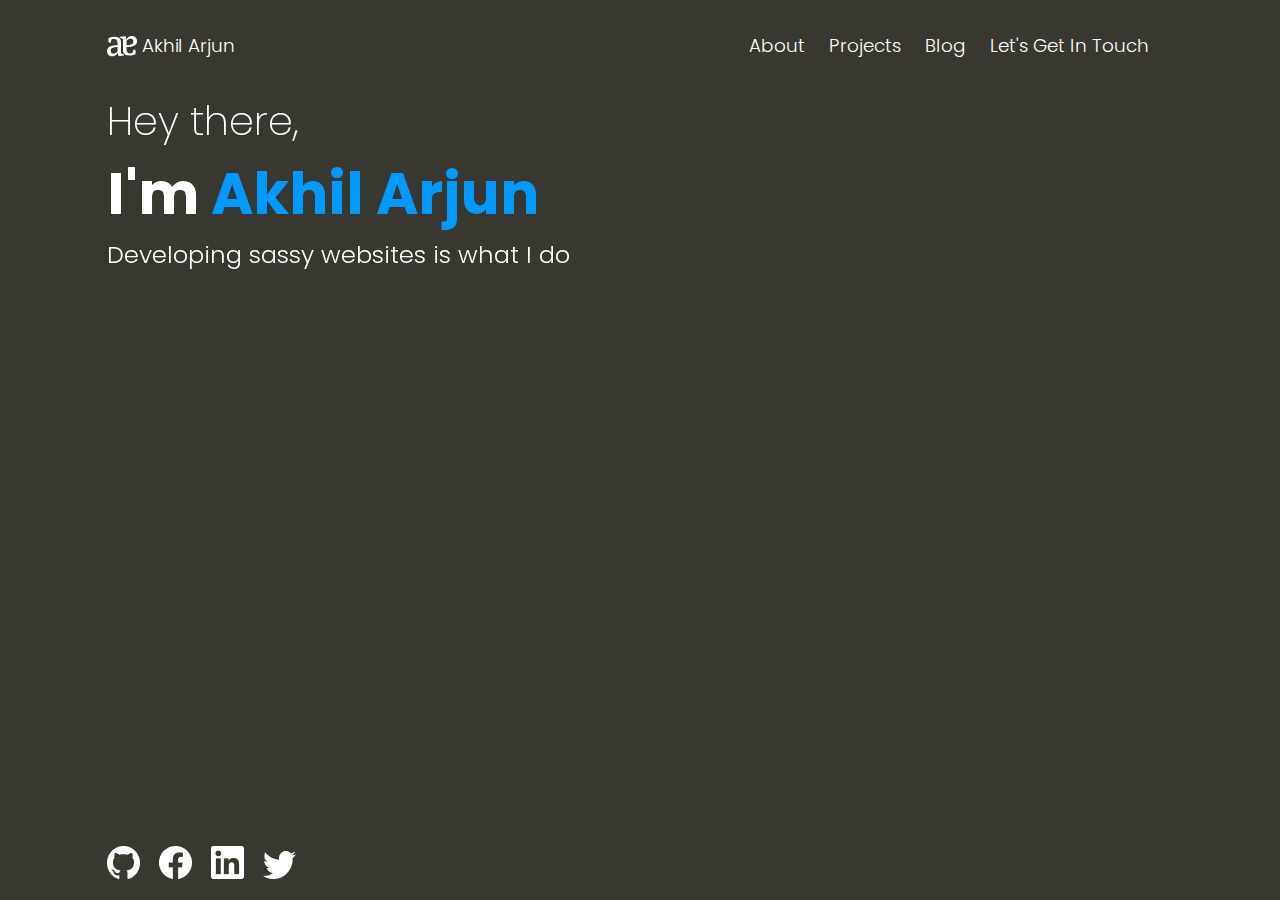
<file: new/index.html>
<!DOCTYPE html>
<html lang="en">
<head>
    <meta charset="UTF-8">
    <meta name="viewport" content="width=device-width, initial-scale=1.0">
    <title>Akhil Arjun</title>
    <link href="https://fonts.googleapis.com/css2?family=Poppins:wght@200;400;700&display=swap" rel="stylesheet">
    <link rel="stylesheet" href="./assets/css/styles.css">
</head>
<body>
    <section>
        <nav>
            <div class="logo">
                <img src="./assets/img/logo.png" alt="logo-akhil-arjun">
                Akhil Arjun
            </div>
            <ul>
                <li><a href="javascript:void(0)" onclick="goToPage('about')">About</a></li>
                <li><a href="javascript:void(0)" onclick="goToPage('projects')">Projects</a></li>
                <li><a href="https://dev.to/akhilarjun" target="_blank">Blog</a></li>
                <li><a href="javascript:void(0)" onclick="goToPage('getInTouch')">Let's Get In Touch</a></li>
            </ul>
        </nav>
        <div class="main">
            <div class="content" id="homecontent">
                <div class="salute">Hey there,</div>
                <div class="intro">I'm <span class="blue">Akhil Arjun</span></div>
                <div class="tag-line">Developing sassy websites is what I do</div>
            </div>
            <!-- <div class="content" id="aboutcontent">
                <div class="salute">Hey there,</div>
                <div class="intro">I'm <span class="blue">Akhil Arjun</span></div>
                <div class="tag-line">Developing sassy websites is what I do</div>
            </div> -->
        </div>
        <footer>
            <div class="social-branding">
                <a href="https://www.github.com/akhilarjun/" target="_blank" rel="noopener noreferrer"><img src="./assets/img/github.png" alt="github"></a>
                <a href="https://www.facebook.com/akhilarjun/" target="_blank" rel="noopener noreferrer"><img src="./assets/img/facebook.png" alt="facebook"></a>
                <a href="https://www.linkedin.com/in/akhil-arjun/" target="_blank" rel="noopener noreferrer"><img src="./assets/img/linked-in.png" alt="linkedin"></a>
                <a href="https://twitter.com/akhilparjun" target="_blank" rel="noopener noreferrer"><img src="./assets/img/twitter.png" alt="twitter"></a>
            </div>
        </footer>
    </section>
    <div class="bg-waves">
        <img src="./assets/img/wave-0.png" alt="wave-0" class="waves-home">
        <img src="./assets/img/wave-1.png" alt="wave-1" class="waves-home">
        <img src="./assets/img/wave-2.png" alt="wave-2" class="waves-home">
    </div>
    <script src="./assets/js/main.js"></script>
</body>
</html>
</file>
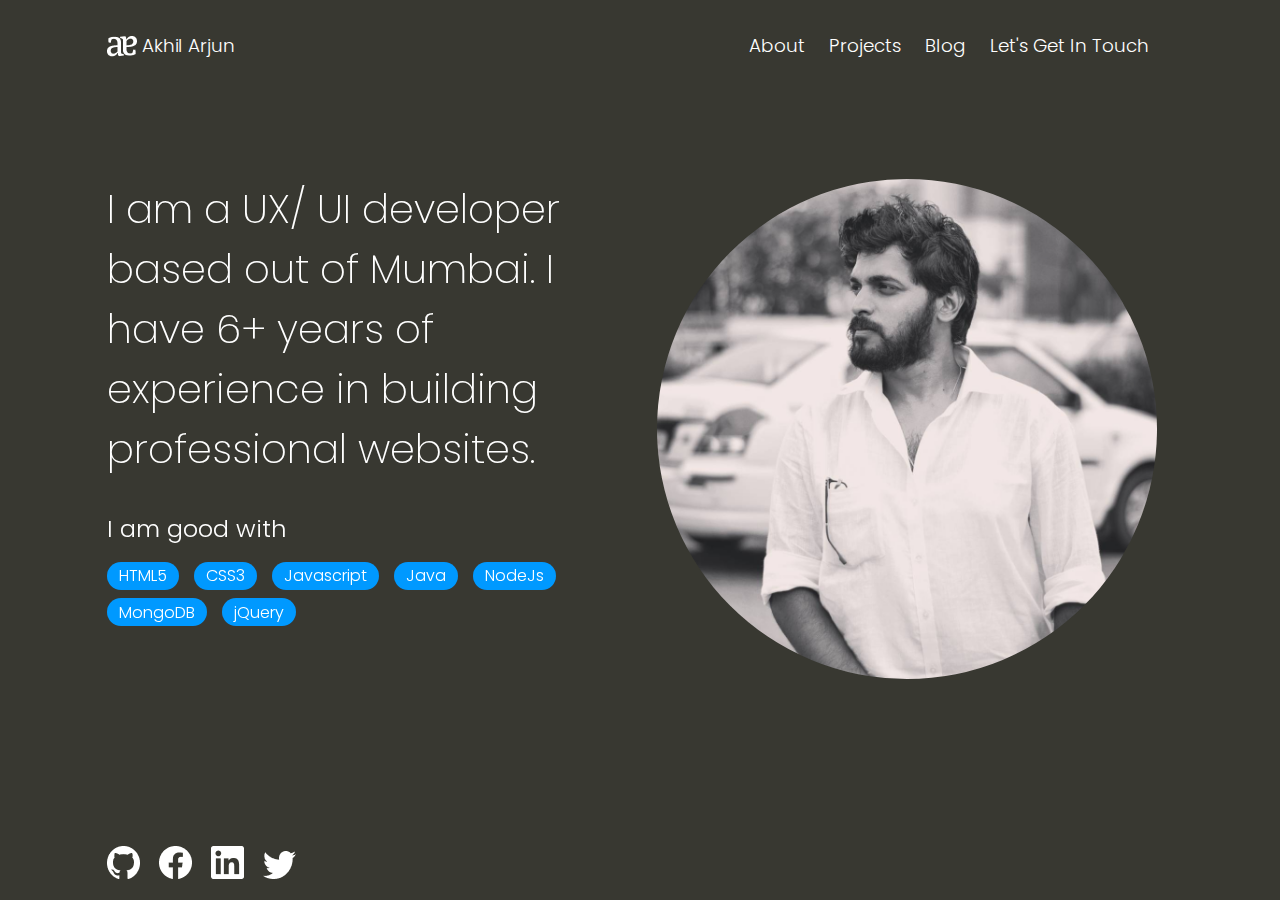
<file: new/about.html>
<!DOCTYPE html>
<html lang="en">
<head>
    <meta charset="UTF-8">
    <meta name="viewport" content="width=device-width, initial-scale=1.0">
    <title>Akhil Arjun</title>
    <link href="https://fonts.googleapis.com/css2?family=Poppins:wght@200;400;700&display=swap" rel="stylesheet">
    <link rel="stylesheet" href="./assets/css/styles.css">
</head>
<body>
    <section>
        <nav>
            <div class="logo">
                <a href="javascript:void(0)" onclick="goToPage('index')">
                    <img src="./assets/img/logo.png" alt="logo-akhil-arjun">
                    Akhil Arjun
                </a>
            </div>
            <ul>
                <li><a href="javascript:void(0)" onclick="goToPage('about')">About</a></li>
                <li><a href="javascript:void(0)" onclick="goToPage('projects')">Projects</a></li>
                <li><a href="https://dev.to/akhilarjun" target="_blank">Blog</a></li>
                <li><a href="javascript:void(0)" onclick="goToPage('getInTouch')">Let's Get In Touch</a></li>
            </ul>
        </nav>
        <div class="main grid lg:align-center">
            <div class="content">
                <div class="flex flex-wrap flex-column-reverse lg:flex-row">
                    <div class="w-full lg:w-1/2 mt-10 lg:mt-0">
                        <div class="salute">I am a UX/ UI developer based out of Mumbai. I have 6+ years of experience in building professional websites.</div>
                        <div class="tag-line">
                            <div class="mt-4">I am good with</div>
                            <div class="mt-1">
                                <div class="tag">HTML5</div>
                                <div class="tag">CSS3</div>
                                <div class="tag">Javascript</div>
                                <div class="tag">Java</div>
                                <div class="tag">NodeJs</div>
                                <div class="tag">MongoDB</div>
                                <div class="tag">jQuery</div>
                            </div>
                        </div>
                    </div>
                    <div class="w-full lg:w-1/2 grid item-center">
                        <img src="./assets/img/bw.png" alt="akhil arjun" class="profile-pic w-1/3 lg:w-full">
                    </div>
                </div>
            </div>
        </div>
        <footer>
            <div class="social-branding">
                <a href="https://www.github.com/akhilarjun/" target="_blank" rel="noopener noreferrer"><img src="./assets/img/github.png" alt="github"></a>
                <a href="https://www.facebook.com/akhilarjun/" target="_blank" rel="noopener noreferrer"><img src="./assets/img/facebook.png" alt="facebook"></a>
                <a href="https://www.linkedin.com/in/akhil-arjun/" target="_blank" rel="noopener noreferrer"><img src="./assets/img/linked-in.png" alt="linkedin"></a>
                <a href="https://twitter.com/akhilparjun" target="_blank" rel="noopener noreferrer"><img src="./assets/img/twitter.png" alt="twitter"></a>
            </div>
        </footer>
    </section>
    <div class="bg-waves">
        <img src="./assets/img/wave-0.png" alt="wave-0" class="waves-home">
        <img src="./assets/img/wave-1.png" alt="wave-1" class="waves-home">
        <img src="./assets/img/wave-2.png" alt="wave-2" class="waves-home">
    </div>
    <script src="./assets/js/main.js"></script>
</body>
</html>
</file>
<file: new/assets/css/styles.css>
.flex {
  display: -webkit-box;
  display: -ms-flexbox;
  display: flex;
}

.flex-wrap {
  -ms-flex-wrap: wrap;
      flex-wrap: wrap;
}

.flex-row {
  -webkit-box-orient: horizontal;
  -webkit-box-direction: normal;
      -ms-flex-direction: row;
          flex-direction: row;
}

.flex-row-reverse {
  -webkit-box-orient: horizontal;
  -webkit-box-direction: reverse;
      -ms-flex-direction: row-reverse;
          flex-direction: row-reverse;
}

.flex-column {
  -webkit-box-orient: vertical;
  -webkit-box-direction: normal;
      -ms-flex-direction: column;
          flex-direction: column;
}

.flex-column-reverse {
  -webkit-box-orient: vertical;
  -webkit-box-direction: reverse;
      -ms-flex-direction: column-reverse;
          flex-direction: column-reverse;
}

.grid {
  display: -ms-grid;
  display: grid;
}

.item-center {
  place-items: center;
}

.align-center {
  -webkit-box-align: center;
      -ms-flex-align: center;
          align-items: center;
}

.justify-center {
  -webkit-box-pack: center;
      -ms-flex-pack: center;
          justify-content: center;
}

.text-left {
  text-align: left;
}

.text-right {
  text-align: right;
}

.text-center {
  text-align: center;
}

.text-justify {
  text-align: justify;
}

.w-full {
  width: 100%;
}

.w-1\/2 {
  width: 50%;
}

.w-1\/3 {
  width: 33.33333%;
}

.w-1\/4 {
  width: 25%;
}

.w-1\/5 {
  width: 20%;
}

.w-1\/6 {
  width: 16.66667%;
}

.w-1\/7 {
  width: 14.28571%;
}

.w-1\/8 {
  width: 12.5%;
}

.w-1\/9 {
  width: 11.11111%;
}

.w-1\/10 {
  width: 10%;
}

.w-1\/11 {
  width: 9.09091%;
}

.w-1\/12 {
  width: 8.33333%;
}

.m-0 {
  margin: 0rem;
}

.mt-0 {
  margin-top: 0rem;
}

.mb-0 {
  margin-bottom: 0rem;
}

.ml-0 {
  margin-left: 0rem;
}

.mr-0 {
  margin-right: 0rem;
}

.mx-0 {
  margin-right: 0rem;
  margin-left: 0rem;
}

.my-0 {
  margin-top: 0rem;
  margin-bottom: 0rem;
}

.p-0 {
  padding: 0rem;
}

.pt-0 {
  padding-top: 0rem;
}

.pb-0 {
  padding-bottom: 0rem;
}

.pl-0 {
  padding-left: 0rem;
}

.pr-0 {
  padding-right: 0rem;
}

.px-0 {
  padding-right: 0rem;
  padding-left: 0rem;
}

.py-0 {
  padding-top: 0rem;
  padding-bottom: 0rem;
}

.m-1 {
  margin: 1rem;
}

.mt-1 {
  margin-top: 1rem;
}

.mb-1 {
  margin-bottom: 1rem;
}

.ml-1 {
  margin-left: 1rem;
}

.mr-1 {
  margin-right: 1rem;
}

.mx-1 {
  margin-right: 1rem;
  margin-left: 1rem;
}

.my-1 {
  margin-top: 1rem;
  margin-bottom: 1rem;
}

.p-1 {
  padding: 1rem;
}

.pt-1 {
  padding-top: 1rem;
}

.pb-1 {
  padding-bottom: 1rem;
}

.pl-1 {
  padding-left: 1rem;
}

.pr-1 {
  padding-right: 1rem;
}

.px-1 {
  padding-right: 1rem;
  padding-left: 1rem;
}

.py-1 {
  padding-top: 1rem;
  padding-bottom: 1rem;
}

.m-2 {
  margin: 2rem;
}

.mt-2 {
  margin-top: 2rem;
}

.mb-2 {
  margin-bottom: 2rem;
}

.ml-2 {
  margin-left: 2rem;
}

.mr-2 {
  margin-right: 2rem;
}

.mx-2 {
  margin-right: 2rem;
  margin-left: 2rem;
}

.my-2 {
  margin-top: 2rem;
  margin-bottom: 2rem;
}

.p-2 {
  padding: 2rem;
}

.pt-2 {
  padding-top: 2rem;
}

.pb-2 {
  padding-bottom: 2rem;
}

.pl-2 {
  padding-left: 2rem;
}

.pr-2 {
  padding-right: 2rem;
}

.px-2 {
  padding-right: 2rem;
  padding-left: 2rem;
}

.py-2 {
  padding-top: 2rem;
  padding-bottom: 2rem;
}

.m-3 {
  margin: 3rem;
}

.mt-3 {
  margin-top: 3rem;
}

.mb-3 {
  margin-bottom: 3rem;
}

.ml-3 {
  margin-left: 3rem;
}

.mr-3 {
  margin-right: 3rem;
}

.mx-3 {
  margin-right: 3rem;
  margin-left: 3rem;
}

.my-3 {
  margin-top: 3rem;
  margin-bottom: 3rem;
}

.p-3 {
  padding: 3rem;
}

.pt-3 {
  padding-top: 3rem;
}

.pb-3 {
  padding-bottom: 3rem;
}

.pl-3 {
  padding-left: 3rem;
}

.pr-3 {
  padding-right: 3rem;
}

.px-3 {
  padding-right: 3rem;
  padding-left: 3rem;
}

.py-3 {
  padding-top: 3rem;
  padding-bottom: 3rem;
}

.m-4 {
  margin: 4rem;
}

.mt-4 {
  margin-top: 4rem;
}

.mb-4 {
  margin-bottom: 4rem;
}

.ml-4 {
  margin-left: 4rem;
}

.mr-4 {
  margin-right: 4rem;
}

.mx-4 {
  margin-right: 4rem;
  margin-left: 4rem;
}

.my-4 {
  margin-top: 4rem;
  margin-bottom: 4rem;
}

.p-4 {
  padding: 4rem;
}

.pt-4 {
  padding-top: 4rem;
}

.pb-4 {
  padding-bottom: 4rem;
}

.pl-4 {
  padding-left: 4rem;
}

.pr-4 {
  padding-right: 4rem;
}

.px-4 {
  padding-right: 4rem;
  padding-left: 4rem;
}

.py-4 {
  padding-top: 4rem;
  padding-bottom: 4rem;
}

.m-5 {
  margin: 5rem;
}

.mt-5 {
  margin-top: 5rem;
}

.mb-5 {
  margin-bottom: 5rem;
}

.ml-5 {
  margin-left: 5rem;
}

.mr-5 {
  margin-right: 5rem;
}

.mx-5 {
  margin-right: 5rem;
  margin-left: 5rem;
}

.my-5 {
  margin-top: 5rem;
  margin-bottom: 5rem;
}

.p-5 {
  padding: 5rem;
}

.pt-5 {
  padding-top: 5rem;
}

.pb-5 {
  padding-bottom: 5rem;
}

.pl-5 {
  padding-left: 5rem;
}

.pr-5 {
  padding-right: 5rem;
}

.px-5 {
  padding-right: 5rem;
  padding-left: 5rem;
}

.py-5 {
  padding-top: 5rem;
  padding-bottom: 5rem;
}

.m-6 {
  margin: 6rem;
}

.mt-6 {
  margin-top: 6rem;
}

.mb-6 {
  margin-bottom: 6rem;
}

.ml-6 {
  margin-left: 6rem;
}

.mr-6 {
  margin-right: 6rem;
}

.mx-6 {
  margin-right: 6rem;
  margin-left: 6rem;
}

.my-6 {
  margin-top: 6rem;
  margin-bottom: 6rem;
}

.p-6 {
  padding: 6rem;
}

.pt-6 {
  padding-top: 6rem;
}

.pb-6 {
  padding-bottom: 6rem;
}

.pl-6 {
  padding-left: 6rem;
}

.pr-6 {
  padding-right: 6rem;
}

.px-6 {
  padding-right: 6rem;
  padding-left: 6rem;
}

.py-6 {
  padding-top: 6rem;
  padding-bottom: 6rem;
}

.m-7 {
  margin: 7rem;
}

.mt-7 {
  margin-top: 7rem;
}

.mb-7 {
  margin-bottom: 7rem;
}

.ml-7 {
  margin-left: 7rem;
}

.mr-7 {
  margin-right: 7rem;
}

.mx-7 {
  margin-right: 7rem;
  margin-left: 7rem;
}

.my-7 {
  margin-top: 7rem;
  margin-bottom: 7rem;
}

.p-7 {
  padding: 7rem;
}

.pt-7 {
  padding-top: 7rem;
}

.pb-7 {
  padding-bottom: 7rem;
}

.pl-7 {
  padding-left: 7rem;
}

.pr-7 {
  padding-right: 7rem;
}

.px-7 {
  padding-right: 7rem;
  padding-left: 7rem;
}

.py-7 {
  padding-top: 7rem;
  padding-bottom: 7rem;
}

.m-8 {
  margin: 8rem;
}

.mt-8 {
  margin-top: 8rem;
}

.mb-8 {
  margin-bottom: 8rem;
}

.ml-8 {
  margin-left: 8rem;
}

.mr-8 {
  margin-right: 8rem;
}

.mx-8 {
  margin-right: 8rem;
  margin-left: 8rem;
}

.my-8 {
  margin-top: 8rem;
  margin-bottom: 8rem;
}

.p-8 {
  padding: 8rem;
}

.pt-8 {
  padding-top: 8rem;
}

.pb-8 {
  padding-bottom: 8rem;
}

.pl-8 {
  padding-left: 8rem;
}

.pr-8 {
  padding-right: 8rem;
}

.px-8 {
  padding-right: 8rem;
  padding-left: 8rem;
}

.py-8 {
  padding-top: 8rem;
  padding-bottom: 8rem;
}

.m-9 {
  margin: 9rem;
}

.mt-9 {
  margin-top: 9rem;
}

.mb-9 {
  margin-bottom: 9rem;
}

.ml-9 {
  margin-left: 9rem;
}

.mr-9 {
  margin-right: 9rem;
}

.mx-9 {
  margin-right: 9rem;
  margin-left: 9rem;
}

.my-9 {
  margin-top: 9rem;
  margin-bottom: 9rem;
}

.p-9 {
  padding: 9rem;
}

.pt-9 {
  padding-top: 9rem;
}

.pb-9 {
  padding-bottom: 9rem;
}

.pl-9 {
  padding-left: 9rem;
}

.pr-9 {
  padding-right: 9rem;
}

.px-9 {
  padding-right: 9rem;
  padding-left: 9rem;
}

.py-9 {
  padding-top: 9rem;
  padding-bottom: 9rem;
}

.m-10 {
  margin: 10rem;
}

.mt-10 {
  margin-top: 10rem;
}

.mb-10 {
  margin-bottom: 10rem;
}

.ml-10 {
  margin-left: 10rem;
}

.mr-10 {
  margin-right: 10rem;
}

.mx-10 {
  margin-right: 10rem;
  margin-left: 10rem;
}

.my-10 {
  margin-top: 10rem;
  margin-bottom: 10rem;
}

.p-10 {
  padding: 10rem;
}

.pt-10 {
  padding-top: 10rem;
}

.pb-10 {
  padding-bottom: 10rem;
}

.pl-10 {
  padding-left: 10rem;
}

.pr-10 {
  padding-right: 10rem;
}

.px-10 {
  padding-right: 10rem;
  padding-left: 10rem;
}

.py-10 {
  padding-top: 10rem;
  padding-bottom: 10rem;
}

.m-11 {
  margin: 11rem;
}

.mt-11 {
  margin-top: 11rem;
}

.mb-11 {
  margin-bottom: 11rem;
}

.ml-11 {
  margin-left: 11rem;
}

.mr-11 {
  margin-right: 11rem;
}

.mx-11 {
  margin-right: 11rem;
  margin-left: 11rem;
}

.my-11 {
  margin-top: 11rem;
  margin-bottom: 11rem;
}

.p-11 {
  padding: 11rem;
}

.pt-11 {
  padding-top: 11rem;
}

.pb-11 {
  padding-bottom: 11rem;
}

.pl-11 {
  padding-left: 11rem;
}

.pr-11 {
  padding-right: 11rem;
}

.px-11 {
  padding-right: 11rem;
  padding-left: 11rem;
}

.py-11 {
  padding-top: 11rem;
  padding-bottom: 11rem;
}

.m-12 {
  margin: 12rem;
}

.mt-12 {
  margin-top: 12rem;
}

.mb-12 {
  margin-bottom: 12rem;
}

.ml-12 {
  margin-left: 12rem;
}

.mr-12 {
  margin-right: 12rem;
}

.mx-12 {
  margin-right: 12rem;
  margin-left: 12rem;
}

.my-12 {
  margin-top: 12rem;
  margin-bottom: 12rem;
}

.p-12 {
  padding: 12rem;
}

.pt-12 {
  padding-top: 12rem;
}

.pb-12 {
  padding-bottom: 12rem;
}

.pl-12 {
  padding-left: 12rem;
}

.pr-12 {
  padding-right: 12rem;
}

.px-12 {
  padding-right: 12rem;
  padding-left: 12rem;
}

.py-12 {
  padding-top: 12rem;
  padding-bottom: 12rem;
}

.m-13 {
  margin: 13rem;
}

.mt-13 {
  margin-top: 13rem;
}

.mb-13 {
  margin-bottom: 13rem;
}

.ml-13 {
  margin-left: 13rem;
}

.mr-13 {
  margin-right: 13rem;
}

.mx-13 {
  margin-right: 13rem;
  margin-left: 13rem;
}

.my-13 {
  margin-top: 13rem;
  margin-bottom: 13rem;
}

.p-13 {
  padding: 13rem;
}

.pt-13 {
  padding-top: 13rem;
}

.pb-13 {
  padding-bottom: 13rem;
}

.pl-13 {
  padding-left: 13rem;
}

.pr-13 {
  padding-right: 13rem;
}

.px-13 {
  padding-right: 13rem;
  padding-left: 13rem;
}

.py-13 {
  padding-top: 13rem;
  padding-bottom: 13rem;
}

.m-14 {
  margin: 14rem;
}

.mt-14 {
  margin-top: 14rem;
}

.mb-14 {
  margin-bottom: 14rem;
}

.ml-14 {
  margin-left: 14rem;
}

.mr-14 {
  margin-right: 14rem;
}

.mx-14 {
  margin-right: 14rem;
  margin-left: 14rem;
}

.my-14 {
  margin-top: 14rem;
  margin-bottom: 14rem;
}

.p-14 {
  padding: 14rem;
}

.pt-14 {
  padding-top: 14rem;
}

.pb-14 {
  padding-bottom: 14rem;
}

.pl-14 {
  padding-left: 14rem;
}

.pr-14 {
  padding-right: 14rem;
}

.px-14 {
  padding-right: 14rem;
  padding-left: 14rem;
}

.py-14 {
  padding-top: 14rem;
  padding-bottom: 14rem;
}

.m-15 {
  margin: 15rem;
}

.mt-15 {
  margin-top: 15rem;
}

.mb-15 {
  margin-bottom: 15rem;
}

.ml-15 {
  margin-left: 15rem;
}

.mr-15 {
  margin-right: 15rem;
}

.mx-15 {
  margin-right: 15rem;
  margin-left: 15rem;
}

.my-15 {
  margin-top: 15rem;
  margin-bottom: 15rem;
}

.p-15 {
  padding: 15rem;
}

.pt-15 {
  padding-top: 15rem;
}

.pb-15 {
  padding-bottom: 15rem;
}

.pl-15 {
  padding-left: 15rem;
}

.pr-15 {
  padding-right: 15rem;
}

.px-15 {
  padding-right: 15rem;
  padding-left: 15rem;
}

.py-15 {
  padding-top: 15rem;
  padding-bottom: 15rem;
}

.m-16 {
  margin: 16rem;
}

.mt-16 {
  margin-top: 16rem;
}

.mb-16 {
  margin-bottom: 16rem;
}

.ml-16 {
  margin-left: 16rem;
}

.mr-16 {
  margin-right: 16rem;
}

.mx-16 {
  margin-right: 16rem;
  margin-left: 16rem;
}

.my-16 {
  margin-top: 16rem;
  margin-bottom: 16rem;
}

.p-16 {
  padding: 16rem;
}

.pt-16 {
  padding-top: 16rem;
}

.pb-16 {
  padding-bottom: 16rem;
}

.pl-16 {
  padding-left: 16rem;
}

.pr-16 {
  padding-right: 16rem;
}

.px-16 {
  padding-right: 16rem;
  padding-left: 16rem;
}

.py-16 {
  padding-top: 16rem;
  padding-bottom: 16rem;
}

.m-17 {
  margin: 17rem;
}

.mt-17 {
  margin-top: 17rem;
}

.mb-17 {
  margin-bottom: 17rem;
}

.ml-17 {
  margin-left: 17rem;
}

.mr-17 {
  margin-right: 17rem;
}

.mx-17 {
  margin-right: 17rem;
  margin-left: 17rem;
}

.my-17 {
  margin-top: 17rem;
  margin-bottom: 17rem;
}

.p-17 {
  padding: 17rem;
}

.pt-17 {
  padding-top: 17rem;
}

.pb-17 {
  padding-bottom: 17rem;
}

.pl-17 {
  padding-left: 17rem;
}

.pr-17 {
  padding-right: 17rem;
}

.px-17 {
  padding-right: 17rem;
  padding-left: 17rem;
}

.py-17 {
  padding-top: 17rem;
  padding-bottom: 17rem;
}

.m-18 {
  margin: 18rem;
}

.mt-18 {
  margin-top: 18rem;
}

.mb-18 {
  margin-bottom: 18rem;
}

.ml-18 {
  margin-left: 18rem;
}

.mr-18 {
  margin-right: 18rem;
}

.mx-18 {
  margin-right: 18rem;
  margin-left: 18rem;
}

.my-18 {
  margin-top: 18rem;
  margin-bottom: 18rem;
}

.p-18 {
  padding: 18rem;
}

.pt-18 {
  padding-top: 18rem;
}

.pb-18 {
  padding-bottom: 18rem;
}

.pl-18 {
  padding-left: 18rem;
}

.pr-18 {
  padding-right: 18rem;
}

.px-18 {
  padding-right: 18rem;
  padding-left: 18rem;
}

.py-18 {
  padding-top: 18rem;
  padding-bottom: 18rem;
}

.m-19 {
  margin: 19rem;
}

.mt-19 {
  margin-top: 19rem;
}

.mb-19 {
  margin-bottom: 19rem;
}

.ml-19 {
  margin-left: 19rem;
}

.mr-19 {
  margin-right: 19rem;
}

.mx-19 {
  margin-right: 19rem;
  margin-left: 19rem;
}

.my-19 {
  margin-top: 19rem;
  margin-bottom: 19rem;
}

.p-19 {
  padding: 19rem;
}

.pt-19 {
  padding-top: 19rem;
}

.pb-19 {
  padding-bottom: 19rem;
}

.pl-19 {
  padding-left: 19rem;
}

.pr-19 {
  padding-right: 19rem;
}

.px-19 {
  padding-right: 19rem;
  padding-left: 19rem;
}

.py-19 {
  padding-top: 19rem;
  padding-bottom: 19rem;
}

.m-20 {
  margin: 20rem;
}

.mt-20 {
  margin-top: 20rem;
}

.mb-20 {
  margin-bottom: 20rem;
}

.ml-20 {
  margin-left: 20rem;
}

.mr-20 {
  margin-right: 20rem;
}

.mx-20 {
  margin-right: 20rem;
  margin-left: 20rem;
}

.my-20 {
  margin-top: 20rem;
  margin-bottom: 20rem;
}

.p-20 {
  padding: 20rem;
}

.pt-20 {
  padding-top: 20rem;
}

.pb-20 {
  padding-bottom: 20rem;
}

.pl-20 {
  padding-left: 20rem;
}

.pr-20 {
  padding-right: 20rem;
}

.px-20 {
  padding-right: 20rem;
  padding-left: 20rem;
}

.py-20 {
  padding-top: 20rem;
  padding-bottom: 20rem;
}

.m-21 {
  margin: 21rem;
}

.mt-21 {
  margin-top: 21rem;
}

.mb-21 {
  margin-bottom: 21rem;
}

.ml-21 {
  margin-left: 21rem;
}

.mr-21 {
  margin-right: 21rem;
}

.mx-21 {
  margin-right: 21rem;
  margin-left: 21rem;
}

.my-21 {
  margin-top: 21rem;
  margin-bottom: 21rem;
}

.p-21 {
  padding: 21rem;
}

.pt-21 {
  padding-top: 21rem;
}

.pb-21 {
  padding-bottom: 21rem;
}

.pl-21 {
  padding-left: 21rem;
}

.pr-21 {
  padding-right: 21rem;
}

.px-21 {
  padding-right: 21rem;
  padding-left: 21rem;
}

.py-21 {
  padding-top: 21rem;
  padding-bottom: 21rem;
}

.m-22 {
  margin: 22rem;
}

.mt-22 {
  margin-top: 22rem;
}

.mb-22 {
  margin-bottom: 22rem;
}

.ml-22 {
  margin-left: 22rem;
}

.mr-22 {
  margin-right: 22rem;
}

.mx-22 {
  margin-right: 22rem;
  margin-left: 22rem;
}

.my-22 {
  margin-top: 22rem;
  margin-bottom: 22rem;
}

.p-22 {
  padding: 22rem;
}

.pt-22 {
  padding-top: 22rem;
}

.pb-22 {
  padding-bottom: 22rem;
}

.pl-22 {
  padding-left: 22rem;
}

.pr-22 {
  padding-right: 22rem;
}

.px-22 {
  padding-right: 22rem;
  padding-left: 22rem;
}

.py-22 {
  padding-top: 22rem;
  padding-bottom: 22rem;
}

.m-23 {
  margin: 23rem;
}

.mt-23 {
  margin-top: 23rem;
}

.mb-23 {
  margin-bottom: 23rem;
}

.ml-23 {
  margin-left: 23rem;
}

.mr-23 {
  margin-right: 23rem;
}

.mx-23 {
  margin-right: 23rem;
  margin-left: 23rem;
}

.my-23 {
  margin-top: 23rem;
  margin-bottom: 23rem;
}

.p-23 {
  padding: 23rem;
}

.pt-23 {
  padding-top: 23rem;
}

.pb-23 {
  padding-bottom: 23rem;
}

.pl-23 {
  padding-left: 23rem;
}

.pr-23 {
  padding-right: 23rem;
}

.px-23 {
  padding-right: 23rem;
  padding-left: 23rem;
}

.py-23 {
  padding-top: 23rem;
  padding-bottom: 23rem;
}

.m-24 {
  margin: 24rem;
}

.mt-24 {
  margin-top: 24rem;
}

.mb-24 {
  margin-bottom: 24rem;
}

.ml-24 {
  margin-left: 24rem;
}

.mr-24 {
  margin-right: 24rem;
}

.mx-24 {
  margin-right: 24rem;
  margin-left: 24rem;
}

.my-24 {
  margin-top: 24rem;
  margin-bottom: 24rem;
}

.p-24 {
  padding: 24rem;
}

.pt-24 {
  padding-top: 24rem;
}

.pb-24 {
  padding-bottom: 24rem;
}

.pl-24 {
  padding-left: 24rem;
}

.pr-24 {
  padding-right: 24rem;
}

.px-24 {
  padding-right: 24rem;
  padding-left: 24rem;
}

.py-24 {
  padding-top: 24rem;
  padding-bottom: 24rem;
}

.m-25 {
  margin: 25rem;
}

.mt-25 {
  margin-top: 25rem;
}

.mb-25 {
  margin-bottom: 25rem;
}

.ml-25 {
  margin-left: 25rem;
}

.mr-25 {
  margin-right: 25rem;
}

.mx-25 {
  margin-right: 25rem;
  margin-left: 25rem;
}

.my-25 {
  margin-top: 25rem;
  margin-bottom: 25rem;
}

.p-25 {
  padding: 25rem;
}

.pt-25 {
  padding-top: 25rem;
}

.pb-25 {
  padding-bottom: 25rem;
}

.pl-25 {
  padding-left: 25rem;
}

.pr-25 {
  padding-right: 25rem;
}

.px-25 {
  padding-right: 25rem;
  padding-left: 25rem;
}

.py-25 {
  padding-top: 25rem;
  padding-bottom: 25rem;
}

.m-26 {
  margin: 26rem;
}

.mt-26 {
  margin-top: 26rem;
}

.mb-26 {
  margin-bottom: 26rem;
}

.ml-26 {
  margin-left: 26rem;
}

.mr-26 {
  margin-right: 26rem;
}

.mx-26 {
  margin-right: 26rem;
  margin-left: 26rem;
}

.my-26 {
  margin-top: 26rem;
  margin-bottom: 26rem;
}

.p-26 {
  padding: 26rem;
}

.pt-26 {
  padding-top: 26rem;
}

.pb-26 {
  padding-bottom: 26rem;
}

.pl-26 {
  padding-left: 26rem;
}

.pr-26 {
  padding-right: 26rem;
}

.px-26 {
  padding-right: 26rem;
  padding-left: 26rem;
}

.py-26 {
  padding-top: 26rem;
  padding-bottom: 26rem;
}

.m-27 {
  margin: 27rem;
}

.mt-27 {
  margin-top: 27rem;
}

.mb-27 {
  margin-bottom: 27rem;
}

.ml-27 {
  margin-left: 27rem;
}

.mr-27 {
  margin-right: 27rem;
}

.mx-27 {
  margin-right: 27rem;
  margin-left: 27rem;
}

.my-27 {
  margin-top: 27rem;
  margin-bottom: 27rem;
}

.p-27 {
  padding: 27rem;
}

.pt-27 {
  padding-top: 27rem;
}

.pb-27 {
  padding-bottom: 27rem;
}

.pl-27 {
  padding-left: 27rem;
}

.pr-27 {
  padding-right: 27rem;
}

.px-27 {
  padding-right: 27rem;
  padding-left: 27rem;
}

.py-27 {
  padding-top: 27rem;
  padding-bottom: 27rem;
}

.m-28 {
  margin: 28rem;
}

.mt-28 {
  margin-top: 28rem;
}

.mb-28 {
  margin-bottom: 28rem;
}

.ml-28 {
  margin-left: 28rem;
}

.mr-28 {
  margin-right: 28rem;
}

.mx-28 {
  margin-right: 28rem;
  margin-left: 28rem;
}

.my-28 {
  margin-top: 28rem;
  margin-bottom: 28rem;
}

.p-28 {
  padding: 28rem;
}

.pt-28 {
  padding-top: 28rem;
}

.pb-28 {
  padding-bottom: 28rem;
}

.pl-28 {
  padding-left: 28rem;
}

.pr-28 {
  padding-right: 28rem;
}

.px-28 {
  padding-right: 28rem;
  padding-left: 28rem;
}

.py-28 {
  padding-top: 28rem;
  padding-bottom: 28rem;
}

.m-29 {
  margin: 29rem;
}

.mt-29 {
  margin-top: 29rem;
}

.mb-29 {
  margin-bottom: 29rem;
}

.ml-29 {
  margin-left: 29rem;
}

.mr-29 {
  margin-right: 29rem;
}

.mx-29 {
  margin-right: 29rem;
  margin-left: 29rem;
}

.my-29 {
  margin-top: 29rem;
  margin-bottom: 29rem;
}

.p-29 {
  padding: 29rem;
}

.pt-29 {
  padding-top: 29rem;
}

.pb-29 {
  padding-bottom: 29rem;
}

.pl-29 {
  padding-left: 29rem;
}

.pr-29 {
  padding-right: 29rem;
}

.px-29 {
  padding-right: 29rem;
  padding-left: 29rem;
}

.py-29 {
  padding-top: 29rem;
  padding-bottom: 29rem;
}

.m-30 {
  margin: 30rem;
}

.mt-30 {
  margin-top: 30rem;
}

.mb-30 {
  margin-bottom: 30rem;
}

.ml-30 {
  margin-left: 30rem;
}

.mr-30 {
  margin-right: 30rem;
}

.mx-30 {
  margin-right: 30rem;
  margin-left: 30rem;
}

.my-30 {
  margin-top: 30rem;
  margin-bottom: 30rem;
}

.p-30 {
  padding: 30rem;
}

.pt-30 {
  padding-top: 30rem;
}

.pb-30 {
  padding-bottom: 30rem;
}

.pl-30 {
  padding-left: 30rem;
}

.pr-30 {
  padding-right: 30rem;
}

.px-30 {
  padding-right: 30rem;
  padding-left: 30rem;
}

.py-30 {
  padding-top: 30rem;
  padding-bottom: 30rem;
}

@media (min-width: 350px) {
  .sm\:flex {
    display: -webkit-box;
    display: -ms-flexbox;
    display: flex;
  }
  .sm\:flex-wrap {
    -ms-flex-wrap: wrap;
        flex-wrap: wrap;
  }
  .sm\:flex-row {
    -webkit-box-orient: horizontal;
    -webkit-box-direction: normal;
        -ms-flex-direction: row;
            flex-direction: row;
  }
  .sm\:flex-row-reverse {
    -webkit-box-orient: horizontal;
    -webkit-box-direction: reverse;
        -ms-flex-direction: row-reverse;
            flex-direction: row-reverse;
  }
  .sm\:flex-column {
    -webkit-box-orient: vertical;
    -webkit-box-direction: normal;
        -ms-flex-direction: column;
            flex-direction: column;
  }
  .sm\:flex-column-reverse {
    -webkit-box-orient: vertical;
    -webkit-box-direction: reverse;
        -ms-flex-direction: column-reverse;
            flex-direction: column-reverse;
  }
  .sm\:grid {
    display: -ms-grid;
    display: grid;
  }
  .sm\:item-center {
    place-items: center;
  }
  .sm\:align-center {
    -webkit-box-align: center;
        -ms-flex-align: center;
            align-items: center;
  }
  .sm\:justify-center {
    -webkit-box-pack: center;
        -ms-flex-pack: center;
            justify-content: center;
  }
  .sm\:text-left {
    text-align: left;
  }
  .sm\:text-right {
    text-align: right;
  }
  .sm\:text-center {
    text-align: center;
  }
  .sm\:text-justify {
    text-align: justify;
  }
  .sm\:w-full {
    width: 100%;
  }
  .sm\:w-1\/2 {
    width: 50%;
  }
  .sm\:w-1\/3 {
    width: 33.33333%;
  }
  .sm\:w-1\/4 {
    width: 25%;
  }
  .sm\:w-1\/5 {
    width: 20%;
  }
  .sm\:w-1\/6 {
    width: 16.66667%;
  }
  .sm\:w-1\/7 {
    width: 14.28571%;
  }
  .sm\:w-1\/8 {
    width: 12.5%;
  }
  .sm\:w-1\/9 {
    width: 11.11111%;
  }
  .sm\:w-1\/10 {
    width: 10%;
  }
  .sm\:w-1\/11 {
    width: 9.09091%;
  }
  .sm\:w-1\/12 {
    width: 8.33333%;
  }
  .sm\:m-0 {
    margin: 0rem;
  }
  .sm\:mt-0 {
    margin-top: 0rem;
  }
  .sm\:mb-0 {
    margin-bottom: 0rem;
  }
  .sm\:ml-0 {
    margin-left: 0rem;
  }
  .sm\:mr-0 {
    margin-right: 0rem;
  }
  .sm\:mx-0 {
    margin-right: 0rem;
    margin-left: 0rem;
  }
  .sm\:my-0 {
    margin-top: 0rem;
    margin-bottom: 0rem;
  }
  .sm\:p-0 {
    padding: 0rem;
  }
  .sm\:pt-0 {
    padding-top: 0rem;
  }
  .sm\:pb-0 {
    padding-bottom: 0rem;
  }
  .sm\:pl-0 {
    padding-left: 0rem;
  }
  .sm\:pr-0 {
    padding-right: 0rem;
  }
  .sm\:px-0 {
    padding-right: 0rem;
    padding-left: 0rem;
  }
  .sm\:py-0 {
    padding-top: 0rem;
    padding-bottom: 0rem;
  }
  .sm\:m-1 {
    margin: 1rem;
  }
  .sm\:mt-1 {
    margin-top: 1rem;
  }
  .sm\:mb-1 {
    margin-bottom: 1rem;
  }
  .sm\:ml-1 {
    margin-left: 1rem;
  }
  .sm\:mr-1 {
    margin-right: 1rem;
  }
  .sm\:mx-1 {
    margin-right: 1rem;
    margin-left: 1rem;
  }
  .sm\:my-1 {
    margin-top: 1rem;
    margin-bottom: 1rem;
  }
  .sm\:p-1 {
    padding: 1rem;
  }
  .sm\:pt-1 {
    padding-top: 1rem;
  }
  .sm\:pb-1 {
    padding-bottom: 1rem;
  }
  .sm\:pl-1 {
    padding-left: 1rem;
  }
  .sm\:pr-1 {
    padding-right: 1rem;
  }
  .sm\:px-1 {
    padding-right: 1rem;
    padding-left: 1rem;
  }
  .sm\:py-1 {
    padding-top: 1rem;
    padding-bottom: 1rem;
  }
  .sm\:m-2 {
    margin: 2rem;
  }
  .sm\:mt-2 {
    margin-top: 2rem;
  }
  .sm\:mb-2 {
    margin-bottom: 2rem;
  }
  .sm\:ml-2 {
    margin-left: 2rem;
  }
  .sm\:mr-2 {
    margin-right: 2rem;
  }
  .sm\:mx-2 {
    margin-right: 2rem;
    margin-left: 2rem;
  }
  .sm\:my-2 {
    margin-top: 2rem;
    margin-bottom: 2rem;
  }
  .sm\:p-2 {
    padding: 2rem;
  }
  .sm\:pt-2 {
    padding-top: 2rem;
  }
  .sm\:pb-2 {
    padding-bottom: 2rem;
  }
  .sm\:pl-2 {
    padding-left: 2rem;
  }
  .sm\:pr-2 {
    padding-right: 2rem;
  }
  .sm\:px-2 {
    padding-right: 2rem;
    padding-left: 2rem;
  }
  .sm\:py-2 {
    padding-top: 2rem;
    padding-bottom: 2rem;
  }
  .sm\:m-3 {
    margin: 3rem;
  }
  .sm\:mt-3 {
    margin-top: 3rem;
  }
  .sm\:mb-3 {
    margin-bottom: 3rem;
  }
  .sm\:ml-3 {
    margin-left: 3rem;
  }
  .sm\:mr-3 {
    margin-right: 3rem;
  }
  .sm\:mx-3 {
    margin-right: 3rem;
    margin-left: 3rem;
  }
  .sm\:my-3 {
    margin-top: 3rem;
    margin-bottom: 3rem;
  }
  .sm\:p-3 {
    padding: 3rem;
  }
  .sm\:pt-3 {
    padding-top: 3rem;
  }
  .sm\:pb-3 {
    padding-bottom: 3rem;
  }
  .sm\:pl-3 {
    padding-left: 3rem;
  }
  .sm\:pr-3 {
    padding-right: 3rem;
  }
  .sm\:px-3 {
    padding-right: 3rem;
    padding-left: 3rem;
  }
  .sm\:py-3 {
    padding-top: 3rem;
    padding-bottom: 3rem;
  }
  .sm\:m-4 {
    margin: 4rem;
  }
  .sm\:mt-4 {
    margin-top: 4rem;
  }
  .sm\:mb-4 {
    margin-bottom: 4rem;
  }
  .sm\:ml-4 {
    margin-left: 4rem;
  }
  .sm\:mr-4 {
    margin-right: 4rem;
  }
  .sm\:mx-4 {
    margin-right: 4rem;
    margin-left: 4rem;
  }
  .sm\:my-4 {
    margin-top: 4rem;
    margin-bottom: 4rem;
  }
  .sm\:p-4 {
    padding: 4rem;
  }
  .sm\:pt-4 {
    padding-top: 4rem;
  }
  .sm\:pb-4 {
    padding-bottom: 4rem;
  }
  .sm\:pl-4 {
    padding-left: 4rem;
  }
  .sm\:pr-4 {
    padding-right: 4rem;
  }
  .sm\:px-4 {
    padding-right: 4rem;
    padding-left: 4rem;
  }
  .sm\:py-4 {
    padding-top: 4rem;
    padding-bottom: 4rem;
  }
  .sm\:m-5 {
    margin: 5rem;
  }
  .sm\:mt-5 {
    margin-top: 5rem;
  }
  .sm\:mb-5 {
    margin-bottom: 5rem;
  }
  .sm\:ml-5 {
    margin-left: 5rem;
  }
  .sm\:mr-5 {
    margin-right: 5rem;
  }
  .sm\:mx-5 {
    margin-right: 5rem;
    margin-left: 5rem;
  }
  .sm\:my-5 {
    margin-top: 5rem;
    margin-bottom: 5rem;
  }
  .sm\:p-5 {
    padding: 5rem;
  }
  .sm\:pt-5 {
    padding-top: 5rem;
  }
  .sm\:pb-5 {
    padding-bottom: 5rem;
  }
  .sm\:pl-5 {
    padding-left: 5rem;
  }
  .sm\:pr-5 {
    padding-right: 5rem;
  }
  .sm\:px-5 {
    padding-right: 5rem;
    padding-left: 5rem;
  }
  .sm\:py-5 {
    padding-top: 5rem;
    padding-bottom: 5rem;
  }
  .sm\:m-6 {
    margin: 6rem;
  }
  .sm\:mt-6 {
    margin-top: 6rem;
  }
  .sm\:mb-6 {
    margin-bottom: 6rem;
  }
  .sm\:ml-6 {
    margin-left: 6rem;
  }
  .sm\:mr-6 {
    margin-right: 6rem;
  }
  .sm\:mx-6 {
    margin-right: 6rem;
    margin-left: 6rem;
  }
  .sm\:my-6 {
    margin-top: 6rem;
    margin-bottom: 6rem;
  }
  .sm\:p-6 {
    padding: 6rem;
  }
  .sm\:pt-6 {
    padding-top: 6rem;
  }
  .sm\:pb-6 {
    padding-bottom: 6rem;
  }
  .sm\:pl-6 {
    padding-left: 6rem;
  }
  .sm\:pr-6 {
    padding-right: 6rem;
  }
  .sm\:px-6 {
    padding-right: 6rem;
    padding-left: 6rem;
  }
  .sm\:py-6 {
    padding-top: 6rem;
    padding-bottom: 6rem;
  }
  .sm\:m-7 {
    margin: 7rem;
  }
  .sm\:mt-7 {
    margin-top: 7rem;
  }
  .sm\:mb-7 {
    margin-bottom: 7rem;
  }
  .sm\:ml-7 {
    margin-left: 7rem;
  }
  .sm\:mr-7 {
    margin-right: 7rem;
  }
  .sm\:mx-7 {
    margin-right: 7rem;
    margin-left: 7rem;
  }
  .sm\:my-7 {
    margin-top: 7rem;
    margin-bottom: 7rem;
  }
  .sm\:p-7 {
    padding: 7rem;
  }
  .sm\:pt-7 {
    padding-top: 7rem;
  }
  .sm\:pb-7 {
    padding-bottom: 7rem;
  }
  .sm\:pl-7 {
    padding-left: 7rem;
  }
  .sm\:pr-7 {
    padding-right: 7rem;
  }
  .sm\:px-7 {
    padding-right: 7rem;
    padding-left: 7rem;
  }
  .sm\:py-7 {
    padding-top: 7rem;
    padding-bottom: 7rem;
  }
  .sm\:m-8 {
    margin: 8rem;
  }
  .sm\:mt-8 {
    margin-top: 8rem;
  }
  .sm\:mb-8 {
    margin-bottom: 8rem;
  }
  .sm\:ml-8 {
    margin-left: 8rem;
  }
  .sm\:mr-8 {
    margin-right: 8rem;
  }
  .sm\:mx-8 {
    margin-right: 8rem;
    margin-left: 8rem;
  }
  .sm\:my-8 {
    margin-top: 8rem;
    margin-bottom: 8rem;
  }
  .sm\:p-8 {
    padding: 8rem;
  }
  .sm\:pt-8 {
    padding-top: 8rem;
  }
  .sm\:pb-8 {
    padding-bottom: 8rem;
  }
  .sm\:pl-8 {
    padding-left: 8rem;
  }
  .sm\:pr-8 {
    padding-right: 8rem;
  }
  .sm\:px-8 {
    padding-right: 8rem;
    padding-left: 8rem;
  }
  .sm\:py-8 {
    padding-top: 8rem;
    padding-bottom: 8rem;
  }
  .sm\:m-9 {
    margin: 9rem;
  }
  .sm\:mt-9 {
    margin-top: 9rem;
  }
  .sm\:mb-9 {
    margin-bottom: 9rem;
  }
  .sm\:ml-9 {
    margin-left: 9rem;
  }
  .sm\:mr-9 {
    margin-right: 9rem;
  }
  .sm\:mx-9 {
    margin-right: 9rem;
    margin-left: 9rem;
  }
  .sm\:my-9 {
    margin-top: 9rem;
    margin-bottom: 9rem;
  }
  .sm\:p-9 {
    padding: 9rem;
  }
  .sm\:pt-9 {
    padding-top: 9rem;
  }
  .sm\:pb-9 {
    padding-bottom: 9rem;
  }
  .sm\:pl-9 {
    padding-left: 9rem;
  }
  .sm\:pr-9 {
    padding-right: 9rem;
  }
  .sm\:px-9 {
    padding-right: 9rem;
    padding-left: 9rem;
  }
  .sm\:py-9 {
    padding-top: 9rem;
    padding-bottom: 9rem;
  }
  .sm\:m-10 {
    margin: 10rem;
  }
  .sm\:mt-10 {
    margin-top: 10rem;
  }
  .sm\:mb-10 {
    margin-bottom: 10rem;
  }
  .sm\:ml-10 {
    margin-left: 10rem;
  }
  .sm\:mr-10 {
    margin-right: 10rem;
  }
  .sm\:mx-10 {
    margin-right: 10rem;
    margin-left: 10rem;
  }
  .sm\:my-10 {
    margin-top: 10rem;
    margin-bottom: 10rem;
  }
  .sm\:p-10 {
    padding: 10rem;
  }
  .sm\:pt-10 {
    padding-top: 10rem;
  }
  .sm\:pb-10 {
    padding-bottom: 10rem;
  }
  .sm\:pl-10 {
    padding-left: 10rem;
  }
  .sm\:pr-10 {
    padding-right: 10rem;
  }
  .sm\:px-10 {
    padding-right: 10rem;
    padding-left: 10rem;
  }
  .sm\:py-10 {
    padding-top: 10rem;
    padding-bottom: 10rem;
  }
  .sm\:m-11 {
    margin: 11rem;
  }
  .sm\:mt-11 {
    margin-top: 11rem;
  }
  .sm\:mb-11 {
    margin-bottom: 11rem;
  }
  .sm\:ml-11 {
    margin-left: 11rem;
  }
  .sm\:mr-11 {
    margin-right: 11rem;
  }
  .sm\:mx-11 {
    margin-right: 11rem;
    margin-left: 11rem;
  }
  .sm\:my-11 {
    margin-top: 11rem;
    margin-bottom: 11rem;
  }
  .sm\:p-11 {
    padding: 11rem;
  }
  .sm\:pt-11 {
    padding-top: 11rem;
  }
  .sm\:pb-11 {
    padding-bottom: 11rem;
  }
  .sm\:pl-11 {
    padding-left: 11rem;
  }
  .sm\:pr-11 {
    padding-right: 11rem;
  }
  .sm\:px-11 {
    padding-right: 11rem;
    padding-left: 11rem;
  }
  .sm\:py-11 {
    padding-top: 11rem;
    padding-bottom: 11rem;
  }
  .sm\:m-12 {
    margin: 12rem;
  }
  .sm\:mt-12 {
    margin-top: 12rem;
  }
  .sm\:mb-12 {
    margin-bottom: 12rem;
  }
  .sm\:ml-12 {
    margin-left: 12rem;
  }
  .sm\:mr-12 {
    margin-right: 12rem;
  }
  .sm\:mx-12 {
    margin-right: 12rem;
    margin-left: 12rem;
  }
  .sm\:my-12 {
    margin-top: 12rem;
    margin-bottom: 12rem;
  }
  .sm\:p-12 {
    padding: 12rem;
  }
  .sm\:pt-12 {
    padding-top: 12rem;
  }
  .sm\:pb-12 {
    padding-bottom: 12rem;
  }
  .sm\:pl-12 {
    padding-left: 12rem;
  }
  .sm\:pr-12 {
    padding-right: 12rem;
  }
  .sm\:px-12 {
    padding-right: 12rem;
    padding-left: 12rem;
  }
  .sm\:py-12 {
    padding-top: 12rem;
    padding-bottom: 12rem;
  }
  .sm\:m-13 {
    margin: 13rem;
  }
  .sm\:mt-13 {
    margin-top: 13rem;
  }
  .sm\:mb-13 {
    margin-bottom: 13rem;
  }
  .sm\:ml-13 {
    margin-left: 13rem;
  }
  .sm\:mr-13 {
    margin-right: 13rem;
  }
  .sm\:mx-13 {
    margin-right: 13rem;
    margin-left: 13rem;
  }
  .sm\:my-13 {
    margin-top: 13rem;
    margin-bottom: 13rem;
  }
  .sm\:p-13 {
    padding: 13rem;
  }
  .sm\:pt-13 {
    padding-top: 13rem;
  }
  .sm\:pb-13 {
    padding-bottom: 13rem;
  }
  .sm\:pl-13 {
    padding-left: 13rem;
  }
  .sm\:pr-13 {
    padding-right: 13rem;
  }
  .sm\:px-13 {
    padding-right: 13rem;
    padding-left: 13rem;
  }
  .sm\:py-13 {
    padding-top: 13rem;
    padding-bottom: 13rem;
  }
  .sm\:m-14 {
    margin: 14rem;
  }
  .sm\:mt-14 {
    margin-top: 14rem;
  }
  .sm\:mb-14 {
    margin-bottom: 14rem;
  }
  .sm\:ml-14 {
    margin-left: 14rem;
  }
  .sm\:mr-14 {
    margin-right: 14rem;
  }
  .sm\:mx-14 {
    margin-right: 14rem;
    margin-left: 14rem;
  }
  .sm\:my-14 {
    margin-top: 14rem;
    margin-bottom: 14rem;
  }
  .sm\:p-14 {
    padding: 14rem;
  }
  .sm\:pt-14 {
    padding-top: 14rem;
  }
  .sm\:pb-14 {
    padding-bottom: 14rem;
  }
  .sm\:pl-14 {
    padding-left: 14rem;
  }
  .sm\:pr-14 {
    padding-right: 14rem;
  }
  .sm\:px-14 {
    padding-right: 14rem;
    padding-left: 14rem;
  }
  .sm\:py-14 {
    padding-top: 14rem;
    padding-bottom: 14rem;
  }
  .sm\:m-15 {
    margin: 15rem;
  }
  .sm\:mt-15 {
    margin-top: 15rem;
  }
  .sm\:mb-15 {
    margin-bottom: 15rem;
  }
  .sm\:ml-15 {
    margin-left: 15rem;
  }
  .sm\:mr-15 {
    margin-right: 15rem;
  }
  .sm\:mx-15 {
    margin-right: 15rem;
    margin-left: 15rem;
  }
  .sm\:my-15 {
    margin-top: 15rem;
    margin-bottom: 15rem;
  }
  .sm\:p-15 {
    padding: 15rem;
  }
  .sm\:pt-15 {
    padding-top: 15rem;
  }
  .sm\:pb-15 {
    padding-bottom: 15rem;
  }
  .sm\:pl-15 {
    padding-left: 15rem;
  }
  .sm\:pr-15 {
    padding-right: 15rem;
  }
  .sm\:px-15 {
    padding-right: 15rem;
    padding-left: 15rem;
  }
  .sm\:py-15 {
    padding-top: 15rem;
    padding-bottom: 15rem;
  }
  .sm\:m-16 {
    margin: 16rem;
  }
  .sm\:mt-16 {
    margin-top: 16rem;
  }
  .sm\:mb-16 {
    margin-bottom: 16rem;
  }
  .sm\:ml-16 {
    margin-left: 16rem;
  }
  .sm\:mr-16 {
    margin-right: 16rem;
  }
  .sm\:mx-16 {
    margin-right: 16rem;
    margin-left: 16rem;
  }
  .sm\:my-16 {
    margin-top: 16rem;
    margin-bottom: 16rem;
  }
  .sm\:p-16 {
    padding: 16rem;
  }
  .sm\:pt-16 {
    padding-top: 16rem;
  }
  .sm\:pb-16 {
    padding-bottom: 16rem;
  }
  .sm\:pl-16 {
    padding-left: 16rem;
  }
  .sm\:pr-16 {
    padding-right: 16rem;
  }
  .sm\:px-16 {
    padding-right: 16rem;
    padding-left: 16rem;
  }
  .sm\:py-16 {
    padding-top: 16rem;
    padding-bottom: 16rem;
  }
  .sm\:m-17 {
    margin: 17rem;
  }
  .sm\:mt-17 {
    margin-top: 17rem;
  }
  .sm\:mb-17 {
    margin-bottom: 17rem;
  }
  .sm\:ml-17 {
    margin-left: 17rem;
  }
  .sm\:mr-17 {
    margin-right: 17rem;
  }
  .sm\:mx-17 {
    margin-right: 17rem;
    margin-left: 17rem;
  }
  .sm\:my-17 {
    margin-top: 17rem;
    margin-bottom: 17rem;
  }
  .sm\:p-17 {
    padding: 17rem;
  }
  .sm\:pt-17 {
    padding-top: 17rem;
  }
  .sm\:pb-17 {
    padding-bottom: 17rem;
  }
  .sm\:pl-17 {
    padding-left: 17rem;
  }
  .sm\:pr-17 {
    padding-right: 17rem;
  }
  .sm\:px-17 {
    padding-right: 17rem;
    padding-left: 17rem;
  }
  .sm\:py-17 {
    padding-top: 17rem;
    padding-bottom: 17rem;
  }
  .sm\:m-18 {
    margin: 18rem;
  }
  .sm\:mt-18 {
    margin-top: 18rem;
  }
  .sm\:mb-18 {
    margin-bottom: 18rem;
  }
  .sm\:ml-18 {
    margin-left: 18rem;
  }
  .sm\:mr-18 {
    margin-right: 18rem;
  }
  .sm\:mx-18 {
    margin-right: 18rem;
    margin-left: 18rem;
  }
  .sm\:my-18 {
    margin-top: 18rem;
    margin-bottom: 18rem;
  }
  .sm\:p-18 {
    padding: 18rem;
  }
  .sm\:pt-18 {
    padding-top: 18rem;
  }
  .sm\:pb-18 {
    padding-bottom: 18rem;
  }
  .sm\:pl-18 {
    padding-left: 18rem;
  }
  .sm\:pr-18 {
    padding-right: 18rem;
  }
  .sm\:px-18 {
    padding-right: 18rem;
    padding-left: 18rem;
  }
  .sm\:py-18 {
    padding-top: 18rem;
    padding-bottom: 18rem;
  }
  .sm\:m-19 {
    margin: 19rem;
  }
  .sm\:mt-19 {
    margin-top: 19rem;
  }
  .sm\:mb-19 {
    margin-bottom: 19rem;
  }
  .sm\:ml-19 {
    margin-left: 19rem;
  }
  .sm\:mr-19 {
    margin-right: 19rem;
  }
  .sm\:mx-19 {
    margin-right: 19rem;
    margin-left: 19rem;
  }
  .sm\:my-19 {
    margin-top: 19rem;
    margin-bottom: 19rem;
  }
  .sm\:p-19 {
    padding: 19rem;
  }
  .sm\:pt-19 {
    padding-top: 19rem;
  }
  .sm\:pb-19 {
    padding-bottom: 19rem;
  }
  .sm\:pl-19 {
    padding-left: 19rem;
  }
  .sm\:pr-19 {
    padding-right: 19rem;
  }
  .sm\:px-19 {
    padding-right: 19rem;
    padding-left: 19rem;
  }
  .sm\:py-19 {
    padding-top: 19rem;
    padding-bottom: 19rem;
  }
  .sm\:m-20 {
    margin: 20rem;
  }
  .sm\:mt-20 {
    margin-top: 20rem;
  }
  .sm\:mb-20 {
    margin-bottom: 20rem;
  }
  .sm\:ml-20 {
    margin-left: 20rem;
  }
  .sm\:mr-20 {
    margin-right: 20rem;
  }
  .sm\:mx-20 {
    margin-right: 20rem;
    margin-left: 20rem;
  }
  .sm\:my-20 {
    margin-top: 20rem;
    margin-bottom: 20rem;
  }
  .sm\:p-20 {
    padding: 20rem;
  }
  .sm\:pt-20 {
    padding-top: 20rem;
  }
  .sm\:pb-20 {
    padding-bottom: 20rem;
  }
  .sm\:pl-20 {
    padding-left: 20rem;
  }
  .sm\:pr-20 {
    padding-right: 20rem;
  }
  .sm\:px-20 {
    padding-right: 20rem;
    padding-left: 20rem;
  }
  .sm\:py-20 {
    padding-top: 20rem;
    padding-bottom: 20rem;
  }
  .sm\:m-21 {
    margin: 21rem;
  }
  .sm\:mt-21 {
    margin-top: 21rem;
  }
  .sm\:mb-21 {
    margin-bottom: 21rem;
  }
  .sm\:ml-21 {
    margin-left: 21rem;
  }
  .sm\:mr-21 {
    margin-right: 21rem;
  }
  .sm\:mx-21 {
    margin-right: 21rem;
    margin-left: 21rem;
  }
  .sm\:my-21 {
    margin-top: 21rem;
    margin-bottom: 21rem;
  }
  .sm\:p-21 {
    padding: 21rem;
  }
  .sm\:pt-21 {
    padding-top: 21rem;
  }
  .sm\:pb-21 {
    padding-bottom: 21rem;
  }
  .sm\:pl-21 {
    padding-left: 21rem;
  }
  .sm\:pr-21 {
    padding-right: 21rem;
  }
  .sm\:px-21 {
    padding-right: 21rem;
    padding-left: 21rem;
  }
  .sm\:py-21 {
    padding-top: 21rem;
    padding-bottom: 21rem;
  }
  .sm\:m-22 {
    margin: 22rem;
  }
  .sm\:mt-22 {
    margin-top: 22rem;
  }
  .sm\:mb-22 {
    margin-bottom: 22rem;
  }
  .sm\:ml-22 {
    margin-left: 22rem;
  }
  .sm\:mr-22 {
    margin-right: 22rem;
  }
  .sm\:mx-22 {
    margin-right: 22rem;
    margin-left: 22rem;
  }
  .sm\:my-22 {
    margin-top: 22rem;
    margin-bottom: 22rem;
  }
  .sm\:p-22 {
    padding: 22rem;
  }
  .sm\:pt-22 {
    padding-top: 22rem;
  }
  .sm\:pb-22 {
    padding-bottom: 22rem;
  }
  .sm\:pl-22 {
    padding-left: 22rem;
  }
  .sm\:pr-22 {
    padding-right: 22rem;
  }
  .sm\:px-22 {
    padding-right: 22rem;
    padding-left: 22rem;
  }
  .sm\:py-22 {
    padding-top: 22rem;
    padding-bottom: 22rem;
  }
  .sm\:m-23 {
    margin: 23rem;
  }
  .sm\:mt-23 {
    margin-top: 23rem;
  }
  .sm\:mb-23 {
    margin-bottom: 23rem;
  }
  .sm\:ml-23 {
    margin-left: 23rem;
  }
  .sm\:mr-23 {
    margin-right: 23rem;
  }
  .sm\:mx-23 {
    margin-right: 23rem;
    margin-left: 23rem;
  }
  .sm\:my-23 {
    margin-top: 23rem;
    margin-bottom: 23rem;
  }
  .sm\:p-23 {
    padding: 23rem;
  }
  .sm\:pt-23 {
    padding-top: 23rem;
  }
  .sm\:pb-23 {
    padding-bottom: 23rem;
  }
  .sm\:pl-23 {
    padding-left: 23rem;
  }
  .sm\:pr-23 {
    padding-right: 23rem;
  }
  .sm\:px-23 {
    padding-right: 23rem;
    padding-left: 23rem;
  }
  .sm\:py-23 {
    padding-top: 23rem;
    padding-bottom: 23rem;
  }
  .sm\:m-24 {
    margin: 24rem;
  }
  .sm\:mt-24 {
    margin-top: 24rem;
  }
  .sm\:mb-24 {
    margin-bottom: 24rem;
  }
  .sm\:ml-24 {
    margin-left: 24rem;
  }
  .sm\:mr-24 {
    margin-right: 24rem;
  }
  .sm\:mx-24 {
    margin-right: 24rem;
    margin-left: 24rem;
  }
  .sm\:my-24 {
    margin-top: 24rem;
    margin-bottom: 24rem;
  }
  .sm\:p-24 {
    padding: 24rem;
  }
  .sm\:pt-24 {
    padding-top: 24rem;
  }
  .sm\:pb-24 {
    padding-bottom: 24rem;
  }
  .sm\:pl-24 {
    padding-left: 24rem;
  }
  .sm\:pr-24 {
    padding-right: 24rem;
  }
  .sm\:px-24 {
    padding-right: 24rem;
    padding-left: 24rem;
  }
  .sm\:py-24 {
    padding-top: 24rem;
    padding-bottom: 24rem;
  }
  .sm\:m-25 {
    margin: 25rem;
  }
  .sm\:mt-25 {
    margin-top: 25rem;
  }
  .sm\:mb-25 {
    margin-bottom: 25rem;
  }
  .sm\:ml-25 {
    margin-left: 25rem;
  }
  .sm\:mr-25 {
    margin-right: 25rem;
  }
  .sm\:mx-25 {
    margin-right: 25rem;
    margin-left: 25rem;
  }
  .sm\:my-25 {
    margin-top: 25rem;
    margin-bottom: 25rem;
  }
  .sm\:p-25 {
    padding: 25rem;
  }
  .sm\:pt-25 {
    padding-top: 25rem;
  }
  .sm\:pb-25 {
    padding-bottom: 25rem;
  }
  .sm\:pl-25 {
    padding-left: 25rem;
  }
  .sm\:pr-25 {
    padding-right: 25rem;
  }
  .sm\:px-25 {
    padding-right: 25rem;
    padding-left: 25rem;
  }
  .sm\:py-25 {
    padding-top: 25rem;
    padding-bottom: 25rem;
  }
  .sm\:m-26 {
    margin: 26rem;
  }
  .sm\:mt-26 {
    margin-top: 26rem;
  }
  .sm\:mb-26 {
    margin-bottom: 26rem;
  }
  .sm\:ml-26 {
    margin-left: 26rem;
  }
  .sm\:mr-26 {
    margin-right: 26rem;
  }
  .sm\:mx-26 {
    margin-right: 26rem;
    margin-left: 26rem;
  }
  .sm\:my-26 {
    margin-top: 26rem;
    margin-bottom: 26rem;
  }
  .sm\:p-26 {
    padding: 26rem;
  }
  .sm\:pt-26 {
    padding-top: 26rem;
  }
  .sm\:pb-26 {
    padding-bottom: 26rem;
  }
  .sm\:pl-26 {
    padding-left: 26rem;
  }
  .sm\:pr-26 {
    padding-right: 26rem;
  }
  .sm\:px-26 {
    padding-right: 26rem;
    padding-left: 26rem;
  }
  .sm\:py-26 {
    padding-top: 26rem;
    padding-bottom: 26rem;
  }
  .sm\:m-27 {
    margin: 27rem;
  }
  .sm\:mt-27 {
    margin-top: 27rem;
  }
  .sm\:mb-27 {
    margin-bottom: 27rem;
  }
  .sm\:ml-27 {
    margin-left: 27rem;
  }
  .sm\:mr-27 {
    margin-right: 27rem;
  }
  .sm\:mx-27 {
    margin-right: 27rem;
    margin-left: 27rem;
  }
  .sm\:my-27 {
    margin-top: 27rem;
    margin-bottom: 27rem;
  }
  .sm\:p-27 {
    padding: 27rem;
  }
  .sm\:pt-27 {
    padding-top: 27rem;
  }
  .sm\:pb-27 {
    padding-bottom: 27rem;
  }
  .sm\:pl-27 {
    padding-left: 27rem;
  }
  .sm\:pr-27 {
    padding-right: 27rem;
  }
  .sm\:px-27 {
    padding-right: 27rem;
    padding-left: 27rem;
  }
  .sm\:py-27 {
    padding-top: 27rem;
    padding-bottom: 27rem;
  }
  .sm\:m-28 {
    margin: 28rem;
  }
  .sm\:mt-28 {
    margin-top: 28rem;
  }
  .sm\:mb-28 {
    margin-bottom: 28rem;
  }
  .sm\:ml-28 {
    margin-left: 28rem;
  }
  .sm\:mr-28 {
    margin-right: 28rem;
  }
  .sm\:mx-28 {
    margin-right: 28rem;
    margin-left: 28rem;
  }
  .sm\:my-28 {
    margin-top: 28rem;
    margin-bottom: 28rem;
  }
  .sm\:p-28 {
    padding: 28rem;
  }
  .sm\:pt-28 {
    padding-top: 28rem;
  }
  .sm\:pb-28 {
    padding-bottom: 28rem;
  }
  .sm\:pl-28 {
    padding-left: 28rem;
  }
  .sm\:pr-28 {
    padding-right: 28rem;
  }
  .sm\:px-28 {
    padding-right: 28rem;
    padding-left: 28rem;
  }
  .sm\:py-28 {
    padding-top: 28rem;
    padding-bottom: 28rem;
  }
  .sm\:m-29 {
    margin: 29rem;
  }
  .sm\:mt-29 {
    margin-top: 29rem;
  }
  .sm\:mb-29 {
    margin-bottom: 29rem;
  }
  .sm\:ml-29 {
    margin-left: 29rem;
  }
  .sm\:mr-29 {
    margin-right: 29rem;
  }
  .sm\:mx-29 {
    margin-right: 29rem;
    margin-left: 29rem;
  }
  .sm\:my-29 {
    margin-top: 29rem;
    margin-bottom: 29rem;
  }
  .sm\:p-29 {
    padding: 29rem;
  }
  .sm\:pt-29 {
    padding-top: 29rem;
  }
  .sm\:pb-29 {
    padding-bottom: 29rem;
  }
  .sm\:pl-29 {
    padding-left: 29rem;
  }
  .sm\:pr-29 {
    padding-right: 29rem;
  }
  .sm\:px-29 {
    padding-right: 29rem;
    padding-left: 29rem;
  }
  .sm\:py-29 {
    padding-top: 29rem;
    padding-bottom: 29rem;
  }
  .sm\:m-30 {
    margin: 30rem;
  }
  .sm\:mt-30 {
    margin-top: 30rem;
  }
  .sm\:mb-30 {
    margin-bottom: 30rem;
  }
  .sm\:ml-30 {
    margin-left: 30rem;
  }
  .sm\:mr-30 {
    margin-right: 30rem;
  }
  .sm\:mx-30 {
    margin-right: 30rem;
    margin-left: 30rem;
  }
  .sm\:my-30 {
    margin-top: 30rem;
    margin-bottom: 30rem;
  }
  .sm\:p-30 {
    padding: 30rem;
  }
  .sm\:pt-30 {
    padding-top: 30rem;
  }
  .sm\:pb-30 {
    padding-bottom: 30rem;
  }
  .sm\:pl-30 {
    padding-left: 30rem;
  }
  .sm\:pr-30 {
    padding-right: 30rem;
  }
  .sm\:px-30 {
    padding-right: 30rem;
    padding-left: 30rem;
  }
  .sm\:py-30 {
    padding-top: 30rem;
    padding-bottom: 30rem;
  }
}

@media (min-width: 600px) {
  .md\:flex {
    display: -webkit-box;
    display: -ms-flexbox;
    display: flex;
  }
  .md\:flex-wrap {
    -ms-flex-wrap: wrap;
        flex-wrap: wrap;
  }
  .md\:flex-row {
    -webkit-box-orient: horizontal;
    -webkit-box-direction: normal;
        -ms-flex-direction: row;
            flex-direction: row;
  }
  .md\:flex-row-reverse {
    -webkit-box-orient: horizontal;
    -webkit-box-direction: reverse;
        -ms-flex-direction: row-reverse;
            flex-direction: row-reverse;
  }
  .md\:flex-column {
    -webkit-box-orient: vertical;
    -webkit-box-direction: normal;
        -ms-flex-direction: column;
            flex-direction: column;
  }
  .md\:flex-column-reverse {
    -webkit-box-orient: vertical;
    -webkit-box-direction: reverse;
        -ms-flex-direction: column-reverse;
            flex-direction: column-reverse;
  }
  .md\:grid {
    display: -ms-grid;
    display: grid;
  }
  .md\:item-center {
    place-items: center;
  }
  .md\:align-center {
    -webkit-box-align: center;
        -ms-flex-align: center;
            align-items: center;
  }
  .md\:justify-center {
    -webkit-box-pack: center;
        -ms-flex-pack: center;
            justify-content: center;
  }
  .md\:text-left {
    text-align: left;
  }
  .md\:text-right {
    text-align: right;
  }
  .md\:text-center {
    text-align: center;
  }
  .md\:text-justify {
    text-align: justify;
  }
  .md\:w-full {
    width: 100%;
  }
  .md\:w-1\/2 {
    width: 50%;
  }
  .md\:w-1\/3 {
    width: 33.33333%;
  }
  .md\:w-1\/4 {
    width: 25%;
  }
  .md\:w-1\/5 {
    width: 20%;
  }
  .md\:w-1\/6 {
    width: 16.66667%;
  }
  .md\:w-1\/7 {
    width: 14.28571%;
  }
  .md\:w-1\/8 {
    width: 12.5%;
  }
  .md\:w-1\/9 {
    width: 11.11111%;
  }
  .md\:w-1\/10 {
    width: 10%;
  }
  .md\:w-1\/11 {
    width: 9.09091%;
  }
  .md\:w-1\/12 {
    width: 8.33333%;
  }
  .md\:m-0 {
    margin: 0rem;
  }
  .md\:mt-0 {
    margin-top: 0rem;
  }
  .md\:mb-0 {
    margin-bottom: 0rem;
  }
  .md\:ml-0 {
    margin-left: 0rem;
  }
  .md\:mr-0 {
    margin-right: 0rem;
  }
  .md\:mx-0 {
    margin-right: 0rem;
    margin-left: 0rem;
  }
  .md\:my-0 {
    margin-top: 0rem;
    margin-bottom: 0rem;
  }
  .md\:p-0 {
    padding: 0rem;
  }
  .md\:pt-0 {
    padding-top: 0rem;
  }
  .md\:pb-0 {
    padding-bottom: 0rem;
  }
  .md\:pl-0 {
    padding-left: 0rem;
  }
  .md\:pr-0 {
    padding-right: 0rem;
  }
  .md\:px-0 {
    padding-right: 0rem;
    padding-left: 0rem;
  }
  .md\:py-0 {
    padding-top: 0rem;
    padding-bottom: 0rem;
  }
  .md\:m-1 {
    margin: 1rem;
  }
  .md\:mt-1 {
    margin-top: 1rem;
  }
  .md\:mb-1 {
    margin-bottom: 1rem;
  }
  .md\:ml-1 {
    margin-left: 1rem;
  }
  .md\:mr-1 {
    margin-right: 1rem;
  }
  .md\:mx-1 {
    margin-right: 1rem;
    margin-left: 1rem;
  }
  .md\:my-1 {
    margin-top: 1rem;
    margin-bottom: 1rem;
  }
  .md\:p-1 {
    padding: 1rem;
  }
  .md\:pt-1 {
    padding-top: 1rem;
  }
  .md\:pb-1 {
    padding-bottom: 1rem;
  }
  .md\:pl-1 {
    padding-left: 1rem;
  }
  .md\:pr-1 {
    padding-right: 1rem;
  }
  .md\:px-1 {
    padding-right: 1rem;
    padding-left: 1rem;
  }
  .md\:py-1 {
    padding-top: 1rem;
    padding-bottom: 1rem;
  }
  .md\:m-2 {
    margin: 2rem;
  }
  .md\:mt-2 {
    margin-top: 2rem;
  }
  .md\:mb-2 {
    margin-bottom: 2rem;
  }
  .md\:ml-2 {
    margin-left: 2rem;
  }
  .md\:mr-2 {
    margin-right: 2rem;
  }
  .md\:mx-2 {
    margin-right: 2rem;
    margin-left: 2rem;
  }
  .md\:my-2 {
    margin-top: 2rem;
    margin-bottom: 2rem;
  }
  .md\:p-2 {
    padding: 2rem;
  }
  .md\:pt-2 {
    padding-top: 2rem;
  }
  .md\:pb-2 {
    padding-bottom: 2rem;
  }
  .md\:pl-2 {
    padding-left: 2rem;
  }
  .md\:pr-2 {
    padding-right: 2rem;
  }
  .md\:px-2 {
    padding-right: 2rem;
    padding-left: 2rem;
  }
  .md\:py-2 {
    padding-top: 2rem;
    padding-bottom: 2rem;
  }
  .md\:m-3 {
    margin: 3rem;
  }
  .md\:mt-3 {
    margin-top: 3rem;
  }
  .md\:mb-3 {
    margin-bottom: 3rem;
  }
  .md\:ml-3 {
    margin-left: 3rem;
  }
  .md\:mr-3 {
    margin-right: 3rem;
  }
  .md\:mx-3 {
    margin-right: 3rem;
    margin-left: 3rem;
  }
  .md\:my-3 {
    margin-top: 3rem;
    margin-bottom: 3rem;
  }
  .md\:p-3 {
    padding: 3rem;
  }
  .md\:pt-3 {
    padding-top: 3rem;
  }
  .md\:pb-3 {
    padding-bottom: 3rem;
  }
  .md\:pl-3 {
    padding-left: 3rem;
  }
  .md\:pr-3 {
    padding-right: 3rem;
  }
  .md\:px-3 {
    padding-right: 3rem;
    padding-left: 3rem;
  }
  .md\:py-3 {
    padding-top: 3rem;
    padding-bottom: 3rem;
  }
  .md\:m-4 {
    margin: 4rem;
  }
  .md\:mt-4 {
    margin-top: 4rem;
  }
  .md\:mb-4 {
    margin-bottom: 4rem;
  }
  .md\:ml-4 {
    margin-left: 4rem;
  }
  .md\:mr-4 {
    margin-right: 4rem;
  }
  .md\:mx-4 {
    margin-right: 4rem;
    margin-left: 4rem;
  }
  .md\:my-4 {
    margin-top: 4rem;
    margin-bottom: 4rem;
  }
  .md\:p-4 {
    padding: 4rem;
  }
  .md\:pt-4 {
    padding-top: 4rem;
  }
  .md\:pb-4 {
    padding-bottom: 4rem;
  }
  .md\:pl-4 {
    padding-left: 4rem;
  }
  .md\:pr-4 {
    padding-right: 4rem;
  }
  .md\:px-4 {
    padding-right: 4rem;
    padding-left: 4rem;
  }
  .md\:py-4 {
    padding-top: 4rem;
    padding-bottom: 4rem;
  }
  .md\:m-5 {
    margin: 5rem;
  }
  .md\:mt-5 {
    margin-top: 5rem;
  }
  .md\:mb-5 {
    margin-bottom: 5rem;
  }
  .md\:ml-5 {
    margin-left: 5rem;
  }
  .md\:mr-5 {
    margin-right: 5rem;
  }
  .md\:mx-5 {
    margin-right: 5rem;
    margin-left: 5rem;
  }
  .md\:my-5 {
    margin-top: 5rem;
    margin-bottom: 5rem;
  }
  .md\:p-5 {
    padding: 5rem;
  }
  .md\:pt-5 {
    padding-top: 5rem;
  }
  .md\:pb-5 {
    padding-bottom: 5rem;
  }
  .md\:pl-5 {
    padding-left: 5rem;
  }
  .md\:pr-5 {
    padding-right: 5rem;
  }
  .md\:px-5 {
    padding-right: 5rem;
    padding-left: 5rem;
  }
  .md\:py-5 {
    padding-top: 5rem;
    padding-bottom: 5rem;
  }
  .md\:m-6 {
    margin: 6rem;
  }
  .md\:mt-6 {
    margin-top: 6rem;
  }
  .md\:mb-6 {
    margin-bottom: 6rem;
  }
  .md\:ml-6 {
    margin-left: 6rem;
  }
  .md\:mr-6 {
    margin-right: 6rem;
  }
  .md\:mx-6 {
    margin-right: 6rem;
    margin-left: 6rem;
  }
  .md\:my-6 {
    margin-top: 6rem;
    margin-bottom: 6rem;
  }
  .md\:p-6 {
    padding: 6rem;
  }
  .md\:pt-6 {
    padding-top: 6rem;
  }
  .md\:pb-6 {
    padding-bottom: 6rem;
  }
  .md\:pl-6 {
    padding-left: 6rem;
  }
  .md\:pr-6 {
    padding-right: 6rem;
  }
  .md\:px-6 {
    padding-right: 6rem;
    padding-left: 6rem;
  }
  .md\:py-6 {
    padding-top: 6rem;
    padding-bottom: 6rem;
  }
  .md\:m-7 {
    margin: 7rem;
  }
  .md\:mt-7 {
    margin-top: 7rem;
  }
  .md\:mb-7 {
    margin-bottom: 7rem;
  }
  .md\:ml-7 {
    margin-left: 7rem;
  }
  .md\:mr-7 {
    margin-right: 7rem;
  }
  .md\:mx-7 {
    margin-right: 7rem;
    margin-left: 7rem;
  }
  .md\:my-7 {
    margin-top: 7rem;
    margin-bottom: 7rem;
  }
  .md\:p-7 {
    padding: 7rem;
  }
  .md\:pt-7 {
    padding-top: 7rem;
  }
  .md\:pb-7 {
    padding-bottom: 7rem;
  }
  .md\:pl-7 {
    padding-left: 7rem;
  }
  .md\:pr-7 {
    padding-right: 7rem;
  }
  .md\:px-7 {
    padding-right: 7rem;
    padding-left: 7rem;
  }
  .md\:py-7 {
    padding-top: 7rem;
    padding-bottom: 7rem;
  }
  .md\:m-8 {
    margin: 8rem;
  }
  .md\:mt-8 {
    margin-top: 8rem;
  }
  .md\:mb-8 {
    margin-bottom: 8rem;
  }
  .md\:ml-8 {
    margin-left: 8rem;
  }
  .md\:mr-8 {
    margin-right: 8rem;
  }
  .md\:mx-8 {
    margin-right: 8rem;
    margin-left: 8rem;
  }
  .md\:my-8 {
    margin-top: 8rem;
    margin-bottom: 8rem;
  }
  .md\:p-8 {
    padding: 8rem;
  }
  .md\:pt-8 {
    padding-top: 8rem;
  }
  .md\:pb-8 {
    padding-bottom: 8rem;
  }
  .md\:pl-8 {
    padding-left: 8rem;
  }
  .md\:pr-8 {
    padding-right: 8rem;
  }
  .md\:px-8 {
    padding-right: 8rem;
    padding-left: 8rem;
  }
  .md\:py-8 {
    padding-top: 8rem;
    padding-bottom: 8rem;
  }
  .md\:m-9 {
    margin: 9rem;
  }
  .md\:mt-9 {
    margin-top: 9rem;
  }
  .md\:mb-9 {
    margin-bottom: 9rem;
  }
  .md\:ml-9 {
    margin-left: 9rem;
  }
  .md\:mr-9 {
    margin-right: 9rem;
  }
  .md\:mx-9 {
    margin-right: 9rem;
    margin-left: 9rem;
  }
  .md\:my-9 {
    margin-top: 9rem;
    margin-bottom: 9rem;
  }
  .md\:p-9 {
    padding: 9rem;
  }
  .md\:pt-9 {
    padding-top: 9rem;
  }
  .md\:pb-9 {
    padding-bottom: 9rem;
  }
  .md\:pl-9 {
    padding-left: 9rem;
  }
  .md\:pr-9 {
    padding-right: 9rem;
  }
  .md\:px-9 {
    padding-right: 9rem;
    padding-left: 9rem;
  }
  .md\:py-9 {
    padding-top: 9rem;
    padding-bottom: 9rem;
  }
  .md\:m-10 {
    margin: 10rem;
  }
  .md\:mt-10 {
    margin-top: 10rem;
  }
  .md\:mb-10 {
    margin-bottom: 10rem;
  }
  .md\:ml-10 {
    margin-left: 10rem;
  }
  .md\:mr-10 {
    margin-right: 10rem;
  }
  .md\:mx-10 {
    margin-right: 10rem;
    margin-left: 10rem;
  }
  .md\:my-10 {
    margin-top: 10rem;
    margin-bottom: 10rem;
  }
  .md\:p-10 {
    padding: 10rem;
  }
  .md\:pt-10 {
    padding-top: 10rem;
  }
  .md\:pb-10 {
    padding-bottom: 10rem;
  }
  .md\:pl-10 {
    padding-left: 10rem;
  }
  .md\:pr-10 {
    padding-right: 10rem;
  }
  .md\:px-10 {
    padding-right: 10rem;
    padding-left: 10rem;
  }
  .md\:py-10 {
    padding-top: 10rem;
    padding-bottom: 10rem;
  }
  .md\:m-11 {
    margin: 11rem;
  }
  .md\:mt-11 {
    margin-top: 11rem;
  }
  .md\:mb-11 {
    margin-bottom: 11rem;
  }
  .md\:ml-11 {
    margin-left: 11rem;
  }
  .md\:mr-11 {
    margin-right: 11rem;
  }
  .md\:mx-11 {
    margin-right: 11rem;
    margin-left: 11rem;
  }
  .md\:my-11 {
    margin-top: 11rem;
    margin-bottom: 11rem;
  }
  .md\:p-11 {
    padding: 11rem;
  }
  .md\:pt-11 {
    padding-top: 11rem;
  }
  .md\:pb-11 {
    padding-bottom: 11rem;
  }
  .md\:pl-11 {
    padding-left: 11rem;
  }
  .md\:pr-11 {
    padding-right: 11rem;
  }
  .md\:px-11 {
    padding-right: 11rem;
    padding-left: 11rem;
  }
  .md\:py-11 {
    padding-top: 11rem;
    padding-bottom: 11rem;
  }
  .md\:m-12 {
    margin: 12rem;
  }
  .md\:mt-12 {
    margin-top: 12rem;
  }
  .md\:mb-12 {
    margin-bottom: 12rem;
  }
  .md\:ml-12 {
    margin-left: 12rem;
  }
  .md\:mr-12 {
    margin-right: 12rem;
  }
  .md\:mx-12 {
    margin-right: 12rem;
    margin-left: 12rem;
  }
  .md\:my-12 {
    margin-top: 12rem;
    margin-bottom: 12rem;
  }
  .md\:p-12 {
    padding: 12rem;
  }
  .md\:pt-12 {
    padding-top: 12rem;
  }
  .md\:pb-12 {
    padding-bottom: 12rem;
  }
  .md\:pl-12 {
    padding-left: 12rem;
  }
  .md\:pr-12 {
    padding-right: 12rem;
  }
  .md\:px-12 {
    padding-right: 12rem;
    padding-left: 12rem;
  }
  .md\:py-12 {
    padding-top: 12rem;
    padding-bottom: 12rem;
  }
  .md\:m-13 {
    margin: 13rem;
  }
  .md\:mt-13 {
    margin-top: 13rem;
  }
  .md\:mb-13 {
    margin-bottom: 13rem;
  }
  .md\:ml-13 {
    margin-left: 13rem;
  }
  .md\:mr-13 {
    margin-right: 13rem;
  }
  .md\:mx-13 {
    margin-right: 13rem;
    margin-left: 13rem;
  }
  .md\:my-13 {
    margin-top: 13rem;
    margin-bottom: 13rem;
  }
  .md\:p-13 {
    padding: 13rem;
  }
  .md\:pt-13 {
    padding-top: 13rem;
  }
  .md\:pb-13 {
    padding-bottom: 13rem;
  }
  .md\:pl-13 {
    padding-left: 13rem;
  }
  .md\:pr-13 {
    padding-right: 13rem;
  }
  .md\:px-13 {
    padding-right: 13rem;
    padding-left: 13rem;
  }
  .md\:py-13 {
    padding-top: 13rem;
    padding-bottom: 13rem;
  }
  .md\:m-14 {
    margin: 14rem;
  }
  .md\:mt-14 {
    margin-top: 14rem;
  }
  .md\:mb-14 {
    margin-bottom: 14rem;
  }
  .md\:ml-14 {
    margin-left: 14rem;
  }
  .md\:mr-14 {
    margin-right: 14rem;
  }
  .md\:mx-14 {
    margin-right: 14rem;
    margin-left: 14rem;
  }
  .md\:my-14 {
    margin-top: 14rem;
    margin-bottom: 14rem;
  }
  .md\:p-14 {
    padding: 14rem;
  }
  .md\:pt-14 {
    padding-top: 14rem;
  }
  .md\:pb-14 {
    padding-bottom: 14rem;
  }
  .md\:pl-14 {
    padding-left: 14rem;
  }
  .md\:pr-14 {
    padding-right: 14rem;
  }
  .md\:px-14 {
    padding-right: 14rem;
    padding-left: 14rem;
  }
  .md\:py-14 {
    padding-top: 14rem;
    padding-bottom: 14rem;
  }
  .md\:m-15 {
    margin: 15rem;
  }
  .md\:mt-15 {
    margin-top: 15rem;
  }
  .md\:mb-15 {
    margin-bottom: 15rem;
  }
  .md\:ml-15 {
    margin-left: 15rem;
  }
  .md\:mr-15 {
    margin-right: 15rem;
  }
  .md\:mx-15 {
    margin-right: 15rem;
    margin-left: 15rem;
  }
  .md\:my-15 {
    margin-top: 15rem;
    margin-bottom: 15rem;
  }
  .md\:p-15 {
    padding: 15rem;
  }
  .md\:pt-15 {
    padding-top: 15rem;
  }
  .md\:pb-15 {
    padding-bottom: 15rem;
  }
  .md\:pl-15 {
    padding-left: 15rem;
  }
  .md\:pr-15 {
    padding-right: 15rem;
  }
  .md\:px-15 {
    padding-right: 15rem;
    padding-left: 15rem;
  }
  .md\:py-15 {
    padding-top: 15rem;
    padding-bottom: 15rem;
  }
  .md\:m-16 {
    margin: 16rem;
  }
  .md\:mt-16 {
    margin-top: 16rem;
  }
  .md\:mb-16 {
    margin-bottom: 16rem;
  }
  .md\:ml-16 {
    margin-left: 16rem;
  }
  .md\:mr-16 {
    margin-right: 16rem;
  }
  .md\:mx-16 {
    margin-right: 16rem;
    margin-left: 16rem;
  }
  .md\:my-16 {
    margin-top: 16rem;
    margin-bottom: 16rem;
  }
  .md\:p-16 {
    padding: 16rem;
  }
  .md\:pt-16 {
    padding-top: 16rem;
  }
  .md\:pb-16 {
    padding-bottom: 16rem;
  }
  .md\:pl-16 {
    padding-left: 16rem;
  }
  .md\:pr-16 {
    padding-right: 16rem;
  }
  .md\:px-16 {
    padding-right: 16rem;
    padding-left: 16rem;
  }
  .md\:py-16 {
    padding-top: 16rem;
    padding-bottom: 16rem;
  }
  .md\:m-17 {
    margin: 17rem;
  }
  .md\:mt-17 {
    margin-top: 17rem;
  }
  .md\:mb-17 {
    margin-bottom: 17rem;
  }
  .md\:ml-17 {
    margin-left: 17rem;
  }
  .md\:mr-17 {
    margin-right: 17rem;
  }
  .md\:mx-17 {
    margin-right: 17rem;
    margin-left: 17rem;
  }
  .md\:my-17 {
    margin-top: 17rem;
    margin-bottom: 17rem;
  }
  .md\:p-17 {
    padding: 17rem;
  }
  .md\:pt-17 {
    padding-top: 17rem;
  }
  .md\:pb-17 {
    padding-bottom: 17rem;
  }
  .md\:pl-17 {
    padding-left: 17rem;
  }
  .md\:pr-17 {
    padding-right: 17rem;
  }
  .md\:px-17 {
    padding-right: 17rem;
    padding-left: 17rem;
  }
  .md\:py-17 {
    padding-top: 17rem;
    padding-bottom: 17rem;
  }
  .md\:m-18 {
    margin: 18rem;
  }
  .md\:mt-18 {
    margin-top: 18rem;
  }
  .md\:mb-18 {
    margin-bottom: 18rem;
  }
  .md\:ml-18 {
    margin-left: 18rem;
  }
  .md\:mr-18 {
    margin-right: 18rem;
  }
  .md\:mx-18 {
    margin-right: 18rem;
    margin-left: 18rem;
  }
  .md\:my-18 {
    margin-top: 18rem;
    margin-bottom: 18rem;
  }
  .md\:p-18 {
    padding: 18rem;
  }
  .md\:pt-18 {
    padding-top: 18rem;
  }
  .md\:pb-18 {
    padding-bottom: 18rem;
  }
  .md\:pl-18 {
    padding-left: 18rem;
  }
  .md\:pr-18 {
    padding-right: 18rem;
  }
  .md\:px-18 {
    padding-right: 18rem;
    padding-left: 18rem;
  }
  .md\:py-18 {
    padding-top: 18rem;
    padding-bottom: 18rem;
  }
  .md\:m-19 {
    margin: 19rem;
  }
  .md\:mt-19 {
    margin-top: 19rem;
  }
  .md\:mb-19 {
    margin-bottom: 19rem;
  }
  .md\:ml-19 {
    margin-left: 19rem;
  }
  .md\:mr-19 {
    margin-right: 19rem;
  }
  .md\:mx-19 {
    margin-right: 19rem;
    margin-left: 19rem;
  }
  .md\:my-19 {
    margin-top: 19rem;
    margin-bottom: 19rem;
  }
  .md\:p-19 {
    padding: 19rem;
  }
  .md\:pt-19 {
    padding-top: 19rem;
  }
  .md\:pb-19 {
    padding-bottom: 19rem;
  }
  .md\:pl-19 {
    padding-left: 19rem;
  }
  .md\:pr-19 {
    padding-right: 19rem;
  }
  .md\:px-19 {
    padding-right: 19rem;
    padding-left: 19rem;
  }
  .md\:py-19 {
    padding-top: 19rem;
    padding-bottom: 19rem;
  }
  .md\:m-20 {
    margin: 20rem;
  }
  .md\:mt-20 {
    margin-top: 20rem;
  }
  .md\:mb-20 {
    margin-bottom: 20rem;
  }
  .md\:ml-20 {
    margin-left: 20rem;
  }
  .md\:mr-20 {
    margin-right: 20rem;
  }
  .md\:mx-20 {
    margin-right: 20rem;
    margin-left: 20rem;
  }
  .md\:my-20 {
    margin-top: 20rem;
    margin-bottom: 20rem;
  }
  .md\:p-20 {
    padding: 20rem;
  }
  .md\:pt-20 {
    padding-top: 20rem;
  }
  .md\:pb-20 {
    padding-bottom: 20rem;
  }
  .md\:pl-20 {
    padding-left: 20rem;
  }
  .md\:pr-20 {
    padding-right: 20rem;
  }
  .md\:px-20 {
    padding-right: 20rem;
    padding-left: 20rem;
  }
  .md\:py-20 {
    padding-top: 20rem;
    padding-bottom: 20rem;
  }
  .md\:m-21 {
    margin: 21rem;
  }
  .md\:mt-21 {
    margin-top: 21rem;
  }
  .md\:mb-21 {
    margin-bottom: 21rem;
  }
  .md\:ml-21 {
    margin-left: 21rem;
  }
  .md\:mr-21 {
    margin-right: 21rem;
  }
  .md\:mx-21 {
    margin-right: 21rem;
    margin-left: 21rem;
  }
  .md\:my-21 {
    margin-top: 21rem;
    margin-bottom: 21rem;
  }
  .md\:p-21 {
    padding: 21rem;
  }
  .md\:pt-21 {
    padding-top: 21rem;
  }
  .md\:pb-21 {
    padding-bottom: 21rem;
  }
  .md\:pl-21 {
    padding-left: 21rem;
  }
  .md\:pr-21 {
    padding-right: 21rem;
  }
  .md\:px-21 {
    padding-right: 21rem;
    padding-left: 21rem;
  }
  .md\:py-21 {
    padding-top: 21rem;
    padding-bottom: 21rem;
  }
  .md\:m-22 {
    margin: 22rem;
  }
  .md\:mt-22 {
    margin-top: 22rem;
  }
  .md\:mb-22 {
    margin-bottom: 22rem;
  }
  .md\:ml-22 {
    margin-left: 22rem;
  }
  .md\:mr-22 {
    margin-right: 22rem;
  }
  .md\:mx-22 {
    margin-right: 22rem;
    margin-left: 22rem;
  }
  .md\:my-22 {
    margin-top: 22rem;
    margin-bottom: 22rem;
  }
  .md\:p-22 {
    padding: 22rem;
  }
  .md\:pt-22 {
    padding-top: 22rem;
  }
  .md\:pb-22 {
    padding-bottom: 22rem;
  }
  .md\:pl-22 {
    padding-left: 22rem;
  }
  .md\:pr-22 {
    padding-right: 22rem;
  }
  .md\:px-22 {
    padding-right: 22rem;
    padding-left: 22rem;
  }
  .md\:py-22 {
    padding-top: 22rem;
    padding-bottom: 22rem;
  }
  .md\:m-23 {
    margin: 23rem;
  }
  .md\:mt-23 {
    margin-top: 23rem;
  }
  .md\:mb-23 {
    margin-bottom: 23rem;
  }
  .md\:ml-23 {
    margin-left: 23rem;
  }
  .md\:mr-23 {
    margin-right: 23rem;
  }
  .md\:mx-23 {
    margin-right: 23rem;
    margin-left: 23rem;
  }
  .md\:my-23 {
    margin-top: 23rem;
    margin-bottom: 23rem;
  }
  .md\:p-23 {
    padding: 23rem;
  }
  .md\:pt-23 {
    padding-top: 23rem;
  }
  .md\:pb-23 {
    padding-bottom: 23rem;
  }
  .md\:pl-23 {
    padding-left: 23rem;
  }
  .md\:pr-23 {
    padding-right: 23rem;
  }
  .md\:px-23 {
    padding-right: 23rem;
    padding-left: 23rem;
  }
  .md\:py-23 {
    padding-top: 23rem;
    padding-bottom: 23rem;
  }
  .md\:m-24 {
    margin: 24rem;
  }
  .md\:mt-24 {
    margin-top: 24rem;
  }
  .md\:mb-24 {
    margin-bottom: 24rem;
  }
  .md\:ml-24 {
    margin-left: 24rem;
  }
  .md\:mr-24 {
    margin-right: 24rem;
  }
  .md\:mx-24 {
    margin-right: 24rem;
    margin-left: 24rem;
  }
  .md\:my-24 {
    margin-top: 24rem;
    margin-bottom: 24rem;
  }
  .md\:p-24 {
    padding: 24rem;
  }
  .md\:pt-24 {
    padding-top: 24rem;
  }
  .md\:pb-24 {
    padding-bottom: 24rem;
  }
  .md\:pl-24 {
    padding-left: 24rem;
  }
  .md\:pr-24 {
    padding-right: 24rem;
  }
  .md\:px-24 {
    padding-right: 24rem;
    padding-left: 24rem;
  }
  .md\:py-24 {
    padding-top: 24rem;
    padding-bottom: 24rem;
  }
  .md\:m-25 {
    margin: 25rem;
  }
  .md\:mt-25 {
    margin-top: 25rem;
  }
  .md\:mb-25 {
    margin-bottom: 25rem;
  }
  .md\:ml-25 {
    margin-left: 25rem;
  }
  .md\:mr-25 {
    margin-right: 25rem;
  }
  .md\:mx-25 {
    margin-right: 25rem;
    margin-left: 25rem;
  }
  .md\:my-25 {
    margin-top: 25rem;
    margin-bottom: 25rem;
  }
  .md\:p-25 {
    padding: 25rem;
  }
  .md\:pt-25 {
    padding-top: 25rem;
  }
  .md\:pb-25 {
    padding-bottom: 25rem;
  }
  .md\:pl-25 {
    padding-left: 25rem;
  }
  .md\:pr-25 {
    padding-right: 25rem;
  }
  .md\:px-25 {
    padding-right: 25rem;
    padding-left: 25rem;
  }
  .md\:py-25 {
    padding-top: 25rem;
    padding-bottom: 25rem;
  }
  .md\:m-26 {
    margin: 26rem;
  }
  .md\:mt-26 {
    margin-top: 26rem;
  }
  .md\:mb-26 {
    margin-bottom: 26rem;
  }
  .md\:ml-26 {
    margin-left: 26rem;
  }
  .md\:mr-26 {
    margin-right: 26rem;
  }
  .md\:mx-26 {
    margin-right: 26rem;
    margin-left: 26rem;
  }
  .md\:my-26 {
    margin-top: 26rem;
    margin-bottom: 26rem;
  }
  .md\:p-26 {
    padding: 26rem;
  }
  .md\:pt-26 {
    padding-top: 26rem;
  }
  .md\:pb-26 {
    padding-bottom: 26rem;
  }
  .md\:pl-26 {
    padding-left: 26rem;
  }
  .md\:pr-26 {
    padding-right: 26rem;
  }
  .md\:px-26 {
    padding-right: 26rem;
    padding-left: 26rem;
  }
  .md\:py-26 {
    padding-top: 26rem;
    padding-bottom: 26rem;
  }
  .md\:m-27 {
    margin: 27rem;
  }
  .md\:mt-27 {
    margin-top: 27rem;
  }
  .md\:mb-27 {
    margin-bottom: 27rem;
  }
  .md\:ml-27 {
    margin-left: 27rem;
  }
  .md\:mr-27 {
    margin-right: 27rem;
  }
  .md\:mx-27 {
    margin-right: 27rem;
    margin-left: 27rem;
  }
  .md\:my-27 {
    margin-top: 27rem;
    margin-bottom: 27rem;
  }
  .md\:p-27 {
    padding: 27rem;
  }
  .md\:pt-27 {
    padding-top: 27rem;
  }
  .md\:pb-27 {
    padding-bottom: 27rem;
  }
  .md\:pl-27 {
    padding-left: 27rem;
  }
  .md\:pr-27 {
    padding-right: 27rem;
  }
  .md\:px-27 {
    padding-right: 27rem;
    padding-left: 27rem;
  }
  .md\:py-27 {
    padding-top: 27rem;
    padding-bottom: 27rem;
  }
  .md\:m-28 {
    margin: 28rem;
  }
  .md\:mt-28 {
    margin-top: 28rem;
  }
  .md\:mb-28 {
    margin-bottom: 28rem;
  }
  .md\:ml-28 {
    margin-left: 28rem;
  }
  .md\:mr-28 {
    margin-right: 28rem;
  }
  .md\:mx-28 {
    margin-right: 28rem;
    margin-left: 28rem;
  }
  .md\:my-28 {
    margin-top: 28rem;
    margin-bottom: 28rem;
  }
  .md\:p-28 {
    padding: 28rem;
  }
  .md\:pt-28 {
    padding-top: 28rem;
  }
  .md\:pb-28 {
    padding-bottom: 28rem;
  }
  .md\:pl-28 {
    padding-left: 28rem;
  }
  .md\:pr-28 {
    padding-right: 28rem;
  }
  .md\:px-28 {
    padding-right: 28rem;
    padding-left: 28rem;
  }
  .md\:py-28 {
    padding-top: 28rem;
    padding-bottom: 28rem;
  }
  .md\:m-29 {
    margin: 29rem;
  }
  .md\:mt-29 {
    margin-top: 29rem;
  }
  .md\:mb-29 {
    margin-bottom: 29rem;
  }
  .md\:ml-29 {
    margin-left: 29rem;
  }
  .md\:mr-29 {
    margin-right: 29rem;
  }
  .md\:mx-29 {
    margin-right: 29rem;
    margin-left: 29rem;
  }
  .md\:my-29 {
    margin-top: 29rem;
    margin-bottom: 29rem;
  }
  .md\:p-29 {
    padding: 29rem;
  }
  .md\:pt-29 {
    padding-top: 29rem;
  }
  .md\:pb-29 {
    padding-bottom: 29rem;
  }
  .md\:pl-29 {
    padding-left: 29rem;
  }
  .md\:pr-29 {
    padding-right: 29rem;
  }
  .md\:px-29 {
    padding-right: 29rem;
    padding-left: 29rem;
  }
  .md\:py-29 {
    padding-top: 29rem;
    padding-bottom: 29rem;
  }
  .md\:m-30 {
    margin: 30rem;
  }
  .md\:mt-30 {
    margin-top: 30rem;
  }
  .md\:mb-30 {
    margin-bottom: 30rem;
  }
  .md\:ml-30 {
    margin-left: 30rem;
  }
  .md\:mr-30 {
    margin-right: 30rem;
  }
  .md\:mx-30 {
    margin-right: 30rem;
    margin-left: 30rem;
  }
  .md\:my-30 {
    margin-top: 30rem;
    margin-bottom: 30rem;
  }
  .md\:p-30 {
    padding: 30rem;
  }
  .md\:pt-30 {
    padding-top: 30rem;
  }
  .md\:pb-30 {
    padding-bottom: 30rem;
  }
  .md\:pl-30 {
    padding-left: 30rem;
  }
  .md\:pr-30 {
    padding-right: 30rem;
  }
  .md\:px-30 {
    padding-right: 30rem;
    padding-left: 30rem;
  }
  .md\:py-30 {
    padding-top: 30rem;
    padding-bottom: 30rem;
  }
}

@media (min-width: 1000px) {
  .lg\:flex {
    display: -webkit-box;
    display: -ms-flexbox;
    display: flex;
  }
  .lg\:flex-wrap {
    -ms-flex-wrap: wrap;
        flex-wrap: wrap;
  }
  .lg\:flex-row {
    -webkit-box-orient: horizontal;
    -webkit-box-direction: normal;
        -ms-flex-direction: row;
            flex-direction: row;
  }
  .lg\:flex-row-reverse {
    -webkit-box-orient: horizontal;
    -webkit-box-direction: reverse;
        -ms-flex-direction: row-reverse;
            flex-direction: row-reverse;
  }
  .lg\:flex-column {
    -webkit-box-orient: vertical;
    -webkit-box-direction: normal;
        -ms-flex-direction: column;
            flex-direction: column;
  }
  .lg\:flex-column-reverse {
    -webkit-box-orient: vertical;
    -webkit-box-direction: reverse;
        -ms-flex-direction: column-reverse;
            flex-direction: column-reverse;
  }
  .lg\:grid {
    display: -ms-grid;
    display: grid;
  }
  .lg\:item-center {
    place-items: center;
  }
  .lg\:align-center {
    -webkit-box-align: center;
        -ms-flex-align: center;
            align-items: center;
  }
  .lg\:justify-center {
    -webkit-box-pack: center;
        -ms-flex-pack: center;
            justify-content: center;
  }
  .lg\:text-left {
    text-align: left;
  }
  .lg\:text-right {
    text-align: right;
  }
  .lg\:text-center {
    text-align: center;
  }
  .lg\:text-justify {
    text-align: justify;
  }
  .lg\:w-full {
    width: 100%;
  }
  .lg\:w-1\/2 {
    width: 50%;
  }
  .lg\:w-1\/3 {
    width: 33.33333%;
  }
  .lg\:w-1\/4 {
    width: 25%;
  }
  .lg\:w-1\/5 {
    width: 20%;
  }
  .lg\:w-1\/6 {
    width: 16.66667%;
  }
  .lg\:w-1\/7 {
    width: 14.28571%;
  }
  .lg\:w-1\/8 {
    width: 12.5%;
  }
  .lg\:w-1\/9 {
    width: 11.11111%;
  }
  .lg\:w-1\/10 {
    width: 10%;
  }
  .lg\:w-1\/11 {
    width: 9.09091%;
  }
  .lg\:w-1\/12 {
    width: 8.33333%;
  }
  .lg\:m-0 {
    margin: 0rem;
  }
  .lg\:mt-0 {
    margin-top: 0rem;
  }
  .lg\:mb-0 {
    margin-bottom: 0rem;
  }
  .lg\:ml-0 {
    margin-left: 0rem;
  }
  .lg\:mr-0 {
    margin-right: 0rem;
  }
  .lg\:mx-0 {
    margin-right: 0rem;
    margin-left: 0rem;
  }
  .lg\:my-0 {
    margin-top: 0rem;
    margin-bottom: 0rem;
  }
  .lg\:p-0 {
    padding: 0rem;
  }
  .lg\:pt-0 {
    padding-top: 0rem;
  }
  .lg\:pb-0 {
    padding-bottom: 0rem;
  }
  .lg\:pl-0 {
    padding-left: 0rem;
  }
  .lg\:pr-0 {
    padding-right: 0rem;
  }
  .lg\:px-0 {
    padding-right: 0rem;
    padding-left: 0rem;
  }
  .lg\:py-0 {
    padding-top: 0rem;
    padding-bottom: 0rem;
  }
  .lg\:m-1 {
    margin: 1rem;
  }
  .lg\:mt-1 {
    margin-top: 1rem;
  }
  .lg\:mb-1 {
    margin-bottom: 1rem;
  }
  .lg\:ml-1 {
    margin-left: 1rem;
  }
  .lg\:mr-1 {
    margin-right: 1rem;
  }
  .lg\:mx-1 {
    margin-right: 1rem;
    margin-left: 1rem;
  }
  .lg\:my-1 {
    margin-top: 1rem;
    margin-bottom: 1rem;
  }
  .lg\:p-1 {
    padding: 1rem;
  }
  .lg\:pt-1 {
    padding-top: 1rem;
  }
  .lg\:pb-1 {
    padding-bottom: 1rem;
  }
  .lg\:pl-1 {
    padding-left: 1rem;
  }
  .lg\:pr-1 {
    padding-right: 1rem;
  }
  .lg\:px-1 {
    padding-right: 1rem;
    padding-left: 1rem;
  }
  .lg\:py-1 {
    padding-top: 1rem;
    padding-bottom: 1rem;
  }
  .lg\:m-2 {
    margin: 2rem;
  }
  .lg\:mt-2 {
    margin-top: 2rem;
  }
  .lg\:mb-2 {
    margin-bottom: 2rem;
  }
  .lg\:ml-2 {
    margin-left: 2rem;
  }
  .lg\:mr-2 {
    margin-right: 2rem;
  }
  .lg\:mx-2 {
    margin-right: 2rem;
    margin-left: 2rem;
  }
  .lg\:my-2 {
    margin-top: 2rem;
    margin-bottom: 2rem;
  }
  .lg\:p-2 {
    padding: 2rem;
  }
  .lg\:pt-2 {
    padding-top: 2rem;
  }
  .lg\:pb-2 {
    padding-bottom: 2rem;
  }
  .lg\:pl-2 {
    padding-left: 2rem;
  }
  .lg\:pr-2 {
    padding-right: 2rem;
  }
  .lg\:px-2 {
    padding-right: 2rem;
    padding-left: 2rem;
  }
  .lg\:py-2 {
    padding-top: 2rem;
    padding-bottom: 2rem;
  }
  .lg\:m-3 {
    margin: 3rem;
  }
  .lg\:mt-3 {
    margin-top: 3rem;
  }
  .lg\:mb-3 {
    margin-bottom: 3rem;
  }
  .lg\:ml-3 {
    margin-left: 3rem;
  }
  .lg\:mr-3 {
    margin-right: 3rem;
  }
  .lg\:mx-3 {
    margin-right: 3rem;
    margin-left: 3rem;
  }
  .lg\:my-3 {
    margin-top: 3rem;
    margin-bottom: 3rem;
  }
  .lg\:p-3 {
    padding: 3rem;
  }
  .lg\:pt-3 {
    padding-top: 3rem;
  }
  .lg\:pb-3 {
    padding-bottom: 3rem;
  }
  .lg\:pl-3 {
    padding-left: 3rem;
  }
  .lg\:pr-3 {
    padding-right: 3rem;
  }
  .lg\:px-3 {
    padding-right: 3rem;
    padding-left: 3rem;
  }
  .lg\:py-3 {
    padding-top: 3rem;
    padding-bottom: 3rem;
  }
  .lg\:m-4 {
    margin: 4rem;
  }
  .lg\:mt-4 {
    margin-top: 4rem;
  }
  .lg\:mb-4 {
    margin-bottom: 4rem;
  }
  .lg\:ml-4 {
    margin-left: 4rem;
  }
  .lg\:mr-4 {
    margin-right: 4rem;
  }
  .lg\:mx-4 {
    margin-right: 4rem;
    margin-left: 4rem;
  }
  .lg\:my-4 {
    margin-top: 4rem;
    margin-bottom: 4rem;
  }
  .lg\:p-4 {
    padding: 4rem;
  }
  .lg\:pt-4 {
    padding-top: 4rem;
  }
  .lg\:pb-4 {
    padding-bottom: 4rem;
  }
  .lg\:pl-4 {
    padding-left: 4rem;
  }
  .lg\:pr-4 {
    padding-right: 4rem;
  }
  .lg\:px-4 {
    padding-right: 4rem;
    padding-left: 4rem;
  }
  .lg\:py-4 {
    padding-top: 4rem;
    padding-bottom: 4rem;
  }
  .lg\:m-5 {
    margin: 5rem;
  }
  .lg\:mt-5 {
    margin-top: 5rem;
  }
  .lg\:mb-5 {
    margin-bottom: 5rem;
  }
  .lg\:ml-5 {
    margin-left: 5rem;
  }
  .lg\:mr-5 {
    margin-right: 5rem;
  }
  .lg\:mx-5 {
    margin-right: 5rem;
    margin-left: 5rem;
  }
  .lg\:my-5 {
    margin-top: 5rem;
    margin-bottom: 5rem;
  }
  .lg\:p-5 {
    padding: 5rem;
  }
  .lg\:pt-5 {
    padding-top: 5rem;
  }
  .lg\:pb-5 {
    padding-bottom: 5rem;
  }
  .lg\:pl-5 {
    padding-left: 5rem;
  }
  .lg\:pr-5 {
    padding-right: 5rem;
  }
  .lg\:px-5 {
    padding-right: 5rem;
    padding-left: 5rem;
  }
  .lg\:py-5 {
    padding-top: 5rem;
    padding-bottom: 5rem;
  }
  .lg\:m-6 {
    margin: 6rem;
  }
  .lg\:mt-6 {
    margin-top: 6rem;
  }
  .lg\:mb-6 {
    margin-bottom: 6rem;
  }
  .lg\:ml-6 {
    margin-left: 6rem;
  }
  .lg\:mr-6 {
    margin-right: 6rem;
  }
  .lg\:mx-6 {
    margin-right: 6rem;
    margin-left: 6rem;
  }
  .lg\:my-6 {
    margin-top: 6rem;
    margin-bottom: 6rem;
  }
  .lg\:p-6 {
    padding: 6rem;
  }
  .lg\:pt-6 {
    padding-top: 6rem;
  }
  .lg\:pb-6 {
    padding-bottom: 6rem;
  }
  .lg\:pl-6 {
    padding-left: 6rem;
  }
  .lg\:pr-6 {
    padding-right: 6rem;
  }
  .lg\:px-6 {
    padding-right: 6rem;
    padding-left: 6rem;
  }
  .lg\:py-6 {
    padding-top: 6rem;
    padding-bottom: 6rem;
  }
  .lg\:m-7 {
    margin: 7rem;
  }
  .lg\:mt-7 {
    margin-top: 7rem;
  }
  .lg\:mb-7 {
    margin-bottom: 7rem;
  }
  .lg\:ml-7 {
    margin-left: 7rem;
  }
  .lg\:mr-7 {
    margin-right: 7rem;
  }
  .lg\:mx-7 {
    margin-right: 7rem;
    margin-left: 7rem;
  }
  .lg\:my-7 {
    margin-top: 7rem;
    margin-bottom: 7rem;
  }
  .lg\:p-7 {
    padding: 7rem;
  }
  .lg\:pt-7 {
    padding-top: 7rem;
  }
  .lg\:pb-7 {
    padding-bottom: 7rem;
  }
  .lg\:pl-7 {
    padding-left: 7rem;
  }
  .lg\:pr-7 {
    padding-right: 7rem;
  }
  .lg\:px-7 {
    padding-right: 7rem;
    padding-left: 7rem;
  }
  .lg\:py-7 {
    padding-top: 7rem;
    padding-bottom: 7rem;
  }
  .lg\:m-8 {
    margin: 8rem;
  }
  .lg\:mt-8 {
    margin-top: 8rem;
  }
  .lg\:mb-8 {
    margin-bottom: 8rem;
  }
  .lg\:ml-8 {
    margin-left: 8rem;
  }
  .lg\:mr-8 {
    margin-right: 8rem;
  }
  .lg\:mx-8 {
    margin-right: 8rem;
    margin-left: 8rem;
  }
  .lg\:my-8 {
    margin-top: 8rem;
    margin-bottom: 8rem;
  }
  .lg\:p-8 {
    padding: 8rem;
  }
  .lg\:pt-8 {
    padding-top: 8rem;
  }
  .lg\:pb-8 {
    padding-bottom: 8rem;
  }
  .lg\:pl-8 {
    padding-left: 8rem;
  }
  .lg\:pr-8 {
    padding-right: 8rem;
  }
  .lg\:px-8 {
    padding-right: 8rem;
    padding-left: 8rem;
  }
  .lg\:py-8 {
    padding-top: 8rem;
    padding-bottom: 8rem;
  }
  .lg\:m-9 {
    margin: 9rem;
  }
  .lg\:mt-9 {
    margin-top: 9rem;
  }
  .lg\:mb-9 {
    margin-bottom: 9rem;
  }
  .lg\:ml-9 {
    margin-left: 9rem;
  }
  .lg\:mr-9 {
    margin-right: 9rem;
  }
  .lg\:mx-9 {
    margin-right: 9rem;
    margin-left: 9rem;
  }
  .lg\:my-9 {
    margin-top: 9rem;
    margin-bottom: 9rem;
  }
  .lg\:p-9 {
    padding: 9rem;
  }
  .lg\:pt-9 {
    padding-top: 9rem;
  }
  .lg\:pb-9 {
    padding-bottom: 9rem;
  }
  .lg\:pl-9 {
    padding-left: 9rem;
  }
  .lg\:pr-9 {
    padding-right: 9rem;
  }
  .lg\:px-9 {
    padding-right: 9rem;
    padding-left: 9rem;
  }
  .lg\:py-9 {
    padding-top: 9rem;
    padding-bottom: 9rem;
  }
  .lg\:m-10 {
    margin: 10rem;
  }
  .lg\:mt-10 {
    margin-top: 10rem;
  }
  .lg\:mb-10 {
    margin-bottom: 10rem;
  }
  .lg\:ml-10 {
    margin-left: 10rem;
  }
  .lg\:mr-10 {
    margin-right: 10rem;
  }
  .lg\:mx-10 {
    margin-right: 10rem;
    margin-left: 10rem;
  }
  .lg\:my-10 {
    margin-top: 10rem;
    margin-bottom: 10rem;
  }
  .lg\:p-10 {
    padding: 10rem;
  }
  .lg\:pt-10 {
    padding-top: 10rem;
  }
  .lg\:pb-10 {
    padding-bottom: 10rem;
  }
  .lg\:pl-10 {
    padding-left: 10rem;
  }
  .lg\:pr-10 {
    padding-right: 10rem;
  }
  .lg\:px-10 {
    padding-right: 10rem;
    padding-left: 10rem;
  }
  .lg\:py-10 {
    padding-top: 10rem;
    padding-bottom: 10rem;
  }
  .lg\:m-11 {
    margin: 11rem;
  }
  .lg\:mt-11 {
    margin-top: 11rem;
  }
  .lg\:mb-11 {
    margin-bottom: 11rem;
  }
  .lg\:ml-11 {
    margin-left: 11rem;
  }
  .lg\:mr-11 {
    margin-right: 11rem;
  }
  .lg\:mx-11 {
    margin-right: 11rem;
    margin-left: 11rem;
  }
  .lg\:my-11 {
    margin-top: 11rem;
    margin-bottom: 11rem;
  }
  .lg\:p-11 {
    padding: 11rem;
  }
  .lg\:pt-11 {
    padding-top: 11rem;
  }
  .lg\:pb-11 {
    padding-bottom: 11rem;
  }
  .lg\:pl-11 {
    padding-left: 11rem;
  }
  .lg\:pr-11 {
    padding-right: 11rem;
  }
  .lg\:px-11 {
    padding-right: 11rem;
    padding-left: 11rem;
  }
  .lg\:py-11 {
    padding-top: 11rem;
    padding-bottom: 11rem;
  }
  .lg\:m-12 {
    margin: 12rem;
  }
  .lg\:mt-12 {
    margin-top: 12rem;
  }
  .lg\:mb-12 {
    margin-bottom: 12rem;
  }
  .lg\:ml-12 {
    margin-left: 12rem;
  }
  .lg\:mr-12 {
    margin-right: 12rem;
  }
  .lg\:mx-12 {
    margin-right: 12rem;
    margin-left: 12rem;
  }
  .lg\:my-12 {
    margin-top: 12rem;
    margin-bottom: 12rem;
  }
  .lg\:p-12 {
    padding: 12rem;
  }
  .lg\:pt-12 {
    padding-top: 12rem;
  }
  .lg\:pb-12 {
    padding-bottom: 12rem;
  }
  .lg\:pl-12 {
    padding-left: 12rem;
  }
  .lg\:pr-12 {
    padding-right: 12rem;
  }
  .lg\:px-12 {
    padding-right: 12rem;
    padding-left: 12rem;
  }
  .lg\:py-12 {
    padding-top: 12rem;
    padding-bottom: 12rem;
  }
  .lg\:m-13 {
    margin: 13rem;
  }
  .lg\:mt-13 {
    margin-top: 13rem;
  }
  .lg\:mb-13 {
    margin-bottom: 13rem;
  }
  .lg\:ml-13 {
    margin-left: 13rem;
  }
  .lg\:mr-13 {
    margin-right: 13rem;
  }
  .lg\:mx-13 {
    margin-right: 13rem;
    margin-left: 13rem;
  }
  .lg\:my-13 {
    margin-top: 13rem;
    margin-bottom: 13rem;
  }
  .lg\:p-13 {
    padding: 13rem;
  }
  .lg\:pt-13 {
    padding-top: 13rem;
  }
  .lg\:pb-13 {
    padding-bottom: 13rem;
  }
  .lg\:pl-13 {
    padding-left: 13rem;
  }
  .lg\:pr-13 {
    padding-right: 13rem;
  }
  .lg\:px-13 {
    padding-right: 13rem;
    padding-left: 13rem;
  }
  .lg\:py-13 {
    padding-top: 13rem;
    padding-bottom: 13rem;
  }
  .lg\:m-14 {
    margin: 14rem;
  }
  .lg\:mt-14 {
    margin-top: 14rem;
  }
  .lg\:mb-14 {
    margin-bottom: 14rem;
  }
  .lg\:ml-14 {
    margin-left: 14rem;
  }
  .lg\:mr-14 {
    margin-right: 14rem;
  }
  .lg\:mx-14 {
    margin-right: 14rem;
    margin-left: 14rem;
  }
  .lg\:my-14 {
    margin-top: 14rem;
    margin-bottom: 14rem;
  }
  .lg\:p-14 {
    padding: 14rem;
  }
  .lg\:pt-14 {
    padding-top: 14rem;
  }
  .lg\:pb-14 {
    padding-bottom: 14rem;
  }
  .lg\:pl-14 {
    padding-left: 14rem;
  }
  .lg\:pr-14 {
    padding-right: 14rem;
  }
  .lg\:px-14 {
    padding-right: 14rem;
    padding-left: 14rem;
  }
  .lg\:py-14 {
    padding-top: 14rem;
    padding-bottom: 14rem;
  }
  .lg\:m-15 {
    margin: 15rem;
  }
  .lg\:mt-15 {
    margin-top: 15rem;
  }
  .lg\:mb-15 {
    margin-bottom: 15rem;
  }
  .lg\:ml-15 {
    margin-left: 15rem;
  }
  .lg\:mr-15 {
    margin-right: 15rem;
  }
  .lg\:mx-15 {
    margin-right: 15rem;
    margin-left: 15rem;
  }
  .lg\:my-15 {
    margin-top: 15rem;
    margin-bottom: 15rem;
  }
  .lg\:p-15 {
    padding: 15rem;
  }
  .lg\:pt-15 {
    padding-top: 15rem;
  }
  .lg\:pb-15 {
    padding-bottom: 15rem;
  }
  .lg\:pl-15 {
    padding-left: 15rem;
  }
  .lg\:pr-15 {
    padding-right: 15rem;
  }
  .lg\:px-15 {
    padding-right: 15rem;
    padding-left: 15rem;
  }
  .lg\:py-15 {
    padding-top: 15rem;
    padding-bottom: 15rem;
  }
  .lg\:m-16 {
    margin: 16rem;
  }
  .lg\:mt-16 {
    margin-top: 16rem;
  }
  .lg\:mb-16 {
    margin-bottom: 16rem;
  }
  .lg\:ml-16 {
    margin-left: 16rem;
  }
  .lg\:mr-16 {
    margin-right: 16rem;
  }
  .lg\:mx-16 {
    margin-right: 16rem;
    margin-left: 16rem;
  }
  .lg\:my-16 {
    margin-top: 16rem;
    margin-bottom: 16rem;
  }
  .lg\:p-16 {
    padding: 16rem;
  }
  .lg\:pt-16 {
    padding-top: 16rem;
  }
  .lg\:pb-16 {
    padding-bottom: 16rem;
  }
  .lg\:pl-16 {
    padding-left: 16rem;
  }
  .lg\:pr-16 {
    padding-right: 16rem;
  }
  .lg\:px-16 {
    padding-right: 16rem;
    padding-left: 16rem;
  }
  .lg\:py-16 {
    padding-top: 16rem;
    padding-bottom: 16rem;
  }
  .lg\:m-17 {
    margin: 17rem;
  }
  .lg\:mt-17 {
    margin-top: 17rem;
  }
  .lg\:mb-17 {
    margin-bottom: 17rem;
  }
  .lg\:ml-17 {
    margin-left: 17rem;
  }
  .lg\:mr-17 {
    margin-right: 17rem;
  }
  .lg\:mx-17 {
    margin-right: 17rem;
    margin-left: 17rem;
  }
  .lg\:my-17 {
    margin-top: 17rem;
    margin-bottom: 17rem;
  }
  .lg\:p-17 {
    padding: 17rem;
  }
  .lg\:pt-17 {
    padding-top: 17rem;
  }
  .lg\:pb-17 {
    padding-bottom: 17rem;
  }
  .lg\:pl-17 {
    padding-left: 17rem;
  }
  .lg\:pr-17 {
    padding-right: 17rem;
  }
  .lg\:px-17 {
    padding-right: 17rem;
    padding-left: 17rem;
  }
  .lg\:py-17 {
    padding-top: 17rem;
    padding-bottom: 17rem;
  }
  .lg\:m-18 {
    margin: 18rem;
  }
  .lg\:mt-18 {
    margin-top: 18rem;
  }
  .lg\:mb-18 {
    margin-bottom: 18rem;
  }
  .lg\:ml-18 {
    margin-left: 18rem;
  }
  .lg\:mr-18 {
    margin-right: 18rem;
  }
  .lg\:mx-18 {
    margin-right: 18rem;
    margin-left: 18rem;
  }
  .lg\:my-18 {
    margin-top: 18rem;
    margin-bottom: 18rem;
  }
  .lg\:p-18 {
    padding: 18rem;
  }
  .lg\:pt-18 {
    padding-top: 18rem;
  }
  .lg\:pb-18 {
    padding-bottom: 18rem;
  }
  .lg\:pl-18 {
    padding-left: 18rem;
  }
  .lg\:pr-18 {
    padding-right: 18rem;
  }
  .lg\:px-18 {
    padding-right: 18rem;
    padding-left: 18rem;
  }
  .lg\:py-18 {
    padding-top: 18rem;
    padding-bottom: 18rem;
  }
  .lg\:m-19 {
    margin: 19rem;
  }
  .lg\:mt-19 {
    margin-top: 19rem;
  }
  .lg\:mb-19 {
    margin-bottom: 19rem;
  }
  .lg\:ml-19 {
    margin-left: 19rem;
  }
  .lg\:mr-19 {
    margin-right: 19rem;
  }
  .lg\:mx-19 {
    margin-right: 19rem;
    margin-left: 19rem;
  }
  .lg\:my-19 {
    margin-top: 19rem;
    margin-bottom: 19rem;
  }
  .lg\:p-19 {
    padding: 19rem;
  }
  .lg\:pt-19 {
    padding-top: 19rem;
  }
  .lg\:pb-19 {
    padding-bottom: 19rem;
  }
  .lg\:pl-19 {
    padding-left: 19rem;
  }
  .lg\:pr-19 {
    padding-right: 19rem;
  }
  .lg\:px-19 {
    padding-right: 19rem;
    padding-left: 19rem;
  }
  .lg\:py-19 {
    padding-top: 19rem;
    padding-bottom: 19rem;
  }
  .lg\:m-20 {
    margin: 20rem;
  }
  .lg\:mt-20 {
    margin-top: 20rem;
  }
  .lg\:mb-20 {
    margin-bottom: 20rem;
  }
  .lg\:ml-20 {
    margin-left: 20rem;
  }
  .lg\:mr-20 {
    margin-right: 20rem;
  }
  .lg\:mx-20 {
    margin-right: 20rem;
    margin-left: 20rem;
  }
  .lg\:my-20 {
    margin-top: 20rem;
    margin-bottom: 20rem;
  }
  .lg\:p-20 {
    padding: 20rem;
  }
  .lg\:pt-20 {
    padding-top: 20rem;
  }
  .lg\:pb-20 {
    padding-bottom: 20rem;
  }
  .lg\:pl-20 {
    padding-left: 20rem;
  }
  .lg\:pr-20 {
    padding-right: 20rem;
  }
  .lg\:px-20 {
    padding-right: 20rem;
    padding-left: 20rem;
  }
  .lg\:py-20 {
    padding-top: 20rem;
    padding-bottom: 20rem;
  }
  .lg\:m-21 {
    margin: 21rem;
  }
  .lg\:mt-21 {
    margin-top: 21rem;
  }
  .lg\:mb-21 {
    margin-bottom: 21rem;
  }
  .lg\:ml-21 {
    margin-left: 21rem;
  }
  .lg\:mr-21 {
    margin-right: 21rem;
  }
  .lg\:mx-21 {
    margin-right: 21rem;
    margin-left: 21rem;
  }
  .lg\:my-21 {
    margin-top: 21rem;
    margin-bottom: 21rem;
  }
  .lg\:p-21 {
    padding: 21rem;
  }
  .lg\:pt-21 {
    padding-top: 21rem;
  }
  .lg\:pb-21 {
    padding-bottom: 21rem;
  }
  .lg\:pl-21 {
    padding-left: 21rem;
  }
  .lg\:pr-21 {
    padding-right: 21rem;
  }
  .lg\:px-21 {
    padding-right: 21rem;
    padding-left: 21rem;
  }
  .lg\:py-21 {
    padding-top: 21rem;
    padding-bottom: 21rem;
  }
  .lg\:m-22 {
    margin: 22rem;
  }
  .lg\:mt-22 {
    margin-top: 22rem;
  }
  .lg\:mb-22 {
    margin-bottom: 22rem;
  }
  .lg\:ml-22 {
    margin-left: 22rem;
  }
  .lg\:mr-22 {
    margin-right: 22rem;
  }
  .lg\:mx-22 {
    margin-right: 22rem;
    margin-left: 22rem;
  }
  .lg\:my-22 {
    margin-top: 22rem;
    margin-bottom: 22rem;
  }
  .lg\:p-22 {
    padding: 22rem;
  }
  .lg\:pt-22 {
    padding-top: 22rem;
  }
  .lg\:pb-22 {
    padding-bottom: 22rem;
  }
  .lg\:pl-22 {
    padding-left: 22rem;
  }
  .lg\:pr-22 {
    padding-right: 22rem;
  }
  .lg\:px-22 {
    padding-right: 22rem;
    padding-left: 22rem;
  }
  .lg\:py-22 {
    padding-top: 22rem;
    padding-bottom: 22rem;
  }
  .lg\:m-23 {
    margin: 23rem;
  }
  .lg\:mt-23 {
    margin-top: 23rem;
  }
  .lg\:mb-23 {
    margin-bottom: 23rem;
  }
  .lg\:ml-23 {
    margin-left: 23rem;
  }
  .lg\:mr-23 {
    margin-right: 23rem;
  }
  .lg\:mx-23 {
    margin-right: 23rem;
    margin-left: 23rem;
  }
  .lg\:my-23 {
    margin-top: 23rem;
    margin-bottom: 23rem;
  }
  .lg\:p-23 {
    padding: 23rem;
  }
  .lg\:pt-23 {
    padding-top: 23rem;
  }
  .lg\:pb-23 {
    padding-bottom: 23rem;
  }
  .lg\:pl-23 {
    padding-left: 23rem;
  }
  .lg\:pr-23 {
    padding-right: 23rem;
  }
  .lg\:px-23 {
    padding-right: 23rem;
    padding-left: 23rem;
  }
  .lg\:py-23 {
    padding-top: 23rem;
    padding-bottom: 23rem;
  }
  .lg\:m-24 {
    margin: 24rem;
  }
  .lg\:mt-24 {
    margin-top: 24rem;
  }
  .lg\:mb-24 {
    margin-bottom: 24rem;
  }
  .lg\:ml-24 {
    margin-left: 24rem;
  }
  .lg\:mr-24 {
    margin-right: 24rem;
  }
  .lg\:mx-24 {
    margin-right: 24rem;
    margin-left: 24rem;
  }
  .lg\:my-24 {
    margin-top: 24rem;
    margin-bottom: 24rem;
  }
  .lg\:p-24 {
    padding: 24rem;
  }
  .lg\:pt-24 {
    padding-top: 24rem;
  }
  .lg\:pb-24 {
    padding-bottom: 24rem;
  }
  .lg\:pl-24 {
    padding-left: 24rem;
  }
  .lg\:pr-24 {
    padding-right: 24rem;
  }
  .lg\:px-24 {
    padding-right: 24rem;
    padding-left: 24rem;
  }
  .lg\:py-24 {
    padding-top: 24rem;
    padding-bottom: 24rem;
  }
  .lg\:m-25 {
    margin: 25rem;
  }
  .lg\:mt-25 {
    margin-top: 25rem;
  }
  .lg\:mb-25 {
    margin-bottom: 25rem;
  }
  .lg\:ml-25 {
    margin-left: 25rem;
  }
  .lg\:mr-25 {
    margin-right: 25rem;
  }
  .lg\:mx-25 {
    margin-right: 25rem;
    margin-left: 25rem;
  }
  .lg\:my-25 {
    margin-top: 25rem;
    margin-bottom: 25rem;
  }
  .lg\:p-25 {
    padding: 25rem;
  }
  .lg\:pt-25 {
    padding-top: 25rem;
  }
  .lg\:pb-25 {
    padding-bottom: 25rem;
  }
  .lg\:pl-25 {
    padding-left: 25rem;
  }
  .lg\:pr-25 {
    padding-right: 25rem;
  }
  .lg\:px-25 {
    padding-right: 25rem;
    padding-left: 25rem;
  }
  .lg\:py-25 {
    padding-top: 25rem;
    padding-bottom: 25rem;
  }
  .lg\:m-26 {
    margin: 26rem;
  }
  .lg\:mt-26 {
    margin-top: 26rem;
  }
  .lg\:mb-26 {
    margin-bottom: 26rem;
  }
  .lg\:ml-26 {
    margin-left: 26rem;
  }
  .lg\:mr-26 {
    margin-right: 26rem;
  }
  .lg\:mx-26 {
    margin-right: 26rem;
    margin-left: 26rem;
  }
  .lg\:my-26 {
    margin-top: 26rem;
    margin-bottom: 26rem;
  }
  .lg\:p-26 {
    padding: 26rem;
  }
  .lg\:pt-26 {
    padding-top: 26rem;
  }
  .lg\:pb-26 {
    padding-bottom: 26rem;
  }
  .lg\:pl-26 {
    padding-left: 26rem;
  }
  .lg\:pr-26 {
    padding-right: 26rem;
  }
  .lg\:px-26 {
    padding-right: 26rem;
    padding-left: 26rem;
  }
  .lg\:py-26 {
    padding-top: 26rem;
    padding-bottom: 26rem;
  }
  .lg\:m-27 {
    margin: 27rem;
  }
  .lg\:mt-27 {
    margin-top: 27rem;
  }
  .lg\:mb-27 {
    margin-bottom: 27rem;
  }
  .lg\:ml-27 {
    margin-left: 27rem;
  }
  .lg\:mr-27 {
    margin-right: 27rem;
  }
  .lg\:mx-27 {
    margin-right: 27rem;
    margin-left: 27rem;
  }
  .lg\:my-27 {
    margin-top: 27rem;
    margin-bottom: 27rem;
  }
  .lg\:p-27 {
    padding: 27rem;
  }
  .lg\:pt-27 {
    padding-top: 27rem;
  }
  .lg\:pb-27 {
    padding-bottom: 27rem;
  }
  .lg\:pl-27 {
    padding-left: 27rem;
  }
  .lg\:pr-27 {
    padding-right: 27rem;
  }
  .lg\:px-27 {
    padding-right: 27rem;
    padding-left: 27rem;
  }
  .lg\:py-27 {
    padding-top: 27rem;
    padding-bottom: 27rem;
  }
  .lg\:m-28 {
    margin: 28rem;
  }
  .lg\:mt-28 {
    margin-top: 28rem;
  }
  .lg\:mb-28 {
    margin-bottom: 28rem;
  }
  .lg\:ml-28 {
    margin-left: 28rem;
  }
  .lg\:mr-28 {
    margin-right: 28rem;
  }
  .lg\:mx-28 {
    margin-right: 28rem;
    margin-left: 28rem;
  }
  .lg\:my-28 {
    margin-top: 28rem;
    margin-bottom: 28rem;
  }
  .lg\:p-28 {
    padding: 28rem;
  }
  .lg\:pt-28 {
    padding-top: 28rem;
  }
  .lg\:pb-28 {
    padding-bottom: 28rem;
  }
  .lg\:pl-28 {
    padding-left: 28rem;
  }
  .lg\:pr-28 {
    padding-right: 28rem;
  }
  .lg\:px-28 {
    padding-right: 28rem;
    padding-left: 28rem;
  }
  .lg\:py-28 {
    padding-top: 28rem;
    padding-bottom: 28rem;
  }
  .lg\:m-29 {
    margin: 29rem;
  }
  .lg\:mt-29 {
    margin-top: 29rem;
  }
  .lg\:mb-29 {
    margin-bottom: 29rem;
  }
  .lg\:ml-29 {
    margin-left: 29rem;
  }
  .lg\:mr-29 {
    margin-right: 29rem;
  }
  .lg\:mx-29 {
    margin-right: 29rem;
    margin-left: 29rem;
  }
  .lg\:my-29 {
    margin-top: 29rem;
    margin-bottom: 29rem;
  }
  .lg\:p-29 {
    padding: 29rem;
  }
  .lg\:pt-29 {
    padding-top: 29rem;
  }
  .lg\:pb-29 {
    padding-bottom: 29rem;
  }
  .lg\:pl-29 {
    padding-left: 29rem;
  }
  .lg\:pr-29 {
    padding-right: 29rem;
  }
  .lg\:px-29 {
    padding-right: 29rem;
    padding-left: 29rem;
  }
  .lg\:py-29 {
    padding-top: 29rem;
    padding-bottom: 29rem;
  }
  .lg\:m-30 {
    margin: 30rem;
  }
  .lg\:mt-30 {
    margin-top: 30rem;
  }
  .lg\:mb-30 {
    margin-bottom: 30rem;
  }
  .lg\:ml-30 {
    margin-left: 30rem;
  }
  .lg\:mr-30 {
    margin-right: 30rem;
  }
  .lg\:mx-30 {
    margin-right: 30rem;
    margin-left: 30rem;
  }
  .lg\:my-30 {
    margin-top: 30rem;
    margin-bottom: 30rem;
  }
  .lg\:p-30 {
    padding: 30rem;
  }
  .lg\:pt-30 {
    padding-top: 30rem;
  }
  .lg\:pb-30 {
    padding-bottom: 30rem;
  }
  .lg\:pl-30 {
    padding-left: 30rem;
  }
  .lg\:pr-30 {
    padding-right: 30rem;
  }
  .lg\:px-30 {
    padding-right: 30rem;
    padding-left: 30rem;
  }
  .lg\:py-30 {
    padding-top: 30rem;
    padding-bottom: 30rem;
  }
}

@media (min-width: 1500px) {
  .xlg\:flex {
    display: -webkit-box;
    display: -ms-flexbox;
    display: flex;
  }
  .xlg\:flex-wrap {
    -ms-flex-wrap: wrap;
        flex-wrap: wrap;
  }
  .xlg\:flex-row {
    -webkit-box-orient: horizontal;
    -webkit-box-direction: normal;
        -ms-flex-direction: row;
            flex-direction: row;
  }
  .xlg\:flex-row-reverse {
    -webkit-box-orient: horizontal;
    -webkit-box-direction: reverse;
        -ms-flex-direction: row-reverse;
            flex-direction: row-reverse;
  }
  .xlg\:flex-column {
    -webkit-box-orient: vertical;
    -webkit-box-direction: normal;
        -ms-flex-direction: column;
            flex-direction: column;
  }
  .xlg\:flex-column-reverse {
    -webkit-box-orient: vertical;
    -webkit-box-direction: reverse;
        -ms-flex-direction: column-reverse;
            flex-direction: column-reverse;
  }
  .xlg\:grid {
    display: -ms-grid;
    display: grid;
  }
  .xlg\:item-center {
    place-items: center;
  }
  .xlg\:align-center {
    -webkit-box-align: center;
        -ms-flex-align: center;
            align-items: center;
  }
  .xlg\:justify-center {
    -webkit-box-pack: center;
        -ms-flex-pack: center;
            justify-content: center;
  }
  .xlg\:text-left {
    text-align: left;
  }
  .xlg\:text-right {
    text-align: right;
  }
  .xlg\:text-center {
    text-align: center;
  }
  .xlg\:text-justify {
    text-align: justify;
  }
  .xlg\:w-full {
    width: 100%;
  }
  .xlg\:w-1\/2 {
    width: 50%;
  }
  .xlg\:w-1\/3 {
    width: 33.33333%;
  }
  .xlg\:w-1\/4 {
    width: 25%;
  }
  .xlg\:w-1\/5 {
    width: 20%;
  }
  .xlg\:w-1\/6 {
    width: 16.66667%;
  }
  .xlg\:w-1\/7 {
    width: 14.28571%;
  }
  .xlg\:w-1\/8 {
    width: 12.5%;
  }
  .xlg\:w-1\/9 {
    width: 11.11111%;
  }
  .xlg\:w-1\/10 {
    width: 10%;
  }
  .xlg\:w-1\/11 {
    width: 9.09091%;
  }
  .xlg\:w-1\/12 {
    width: 8.33333%;
  }
  .xlg\:m-0 {
    margin: 0rem;
  }
  .xlg\:mt-0 {
    margin-top: 0rem;
  }
  .xlg\:mb-0 {
    margin-bottom: 0rem;
  }
  .xlg\:ml-0 {
    margin-left: 0rem;
  }
  .xlg\:mr-0 {
    margin-right: 0rem;
  }
  .xlg\:mx-0 {
    margin-right: 0rem;
    margin-left: 0rem;
  }
  .xlg\:my-0 {
    margin-top: 0rem;
    margin-bottom: 0rem;
  }
  .xlg\:p-0 {
    padding: 0rem;
  }
  .xlg\:pt-0 {
    padding-top: 0rem;
  }
  .xlg\:pb-0 {
    padding-bottom: 0rem;
  }
  .xlg\:pl-0 {
    padding-left: 0rem;
  }
  .xlg\:pr-0 {
    padding-right: 0rem;
  }
  .xlg\:px-0 {
    padding-right: 0rem;
    padding-left: 0rem;
  }
  .xlg\:py-0 {
    padding-top: 0rem;
    padding-bottom: 0rem;
  }
  .xlg\:m-1 {
    margin: 1rem;
  }
  .xlg\:mt-1 {
    margin-top: 1rem;
  }
  .xlg\:mb-1 {
    margin-bottom: 1rem;
  }
  .xlg\:ml-1 {
    margin-left: 1rem;
  }
  .xlg\:mr-1 {
    margin-right: 1rem;
  }
  .xlg\:mx-1 {
    margin-right: 1rem;
    margin-left: 1rem;
  }
  .xlg\:my-1 {
    margin-top: 1rem;
    margin-bottom: 1rem;
  }
  .xlg\:p-1 {
    padding: 1rem;
  }
  .xlg\:pt-1 {
    padding-top: 1rem;
  }
  .xlg\:pb-1 {
    padding-bottom: 1rem;
  }
  .xlg\:pl-1 {
    padding-left: 1rem;
  }
  .xlg\:pr-1 {
    padding-right: 1rem;
  }
  .xlg\:px-1 {
    padding-right: 1rem;
    padding-left: 1rem;
  }
  .xlg\:py-1 {
    padding-top: 1rem;
    padding-bottom: 1rem;
  }
  .xlg\:m-2 {
    margin: 2rem;
  }
  .xlg\:mt-2 {
    margin-top: 2rem;
  }
  .xlg\:mb-2 {
    margin-bottom: 2rem;
  }
  .xlg\:ml-2 {
    margin-left: 2rem;
  }
  .xlg\:mr-2 {
    margin-right: 2rem;
  }
  .xlg\:mx-2 {
    margin-right: 2rem;
    margin-left: 2rem;
  }
  .xlg\:my-2 {
    margin-top: 2rem;
    margin-bottom: 2rem;
  }
  .xlg\:p-2 {
    padding: 2rem;
  }
  .xlg\:pt-2 {
    padding-top: 2rem;
  }
  .xlg\:pb-2 {
    padding-bottom: 2rem;
  }
  .xlg\:pl-2 {
    padding-left: 2rem;
  }
  .xlg\:pr-2 {
    padding-right: 2rem;
  }
  .xlg\:px-2 {
    padding-right: 2rem;
    padding-left: 2rem;
  }
  .xlg\:py-2 {
    padding-top: 2rem;
    padding-bottom: 2rem;
  }
  .xlg\:m-3 {
    margin: 3rem;
  }
  .xlg\:mt-3 {
    margin-top: 3rem;
  }
  .xlg\:mb-3 {
    margin-bottom: 3rem;
  }
  .xlg\:ml-3 {
    margin-left: 3rem;
  }
  .xlg\:mr-3 {
    margin-right: 3rem;
  }
  .xlg\:mx-3 {
    margin-right: 3rem;
    margin-left: 3rem;
  }
  .xlg\:my-3 {
    margin-top: 3rem;
    margin-bottom: 3rem;
  }
  .xlg\:p-3 {
    padding: 3rem;
  }
  .xlg\:pt-3 {
    padding-top: 3rem;
  }
  .xlg\:pb-3 {
    padding-bottom: 3rem;
  }
  .xlg\:pl-3 {
    padding-left: 3rem;
  }
  .xlg\:pr-3 {
    padding-right: 3rem;
  }
  .xlg\:px-3 {
    padding-right: 3rem;
    padding-left: 3rem;
  }
  .xlg\:py-3 {
    padding-top: 3rem;
    padding-bottom: 3rem;
  }
  .xlg\:m-4 {
    margin: 4rem;
  }
  .xlg\:mt-4 {
    margin-top: 4rem;
  }
  .xlg\:mb-4 {
    margin-bottom: 4rem;
  }
  .xlg\:ml-4 {
    margin-left: 4rem;
  }
  .xlg\:mr-4 {
    margin-right: 4rem;
  }
  .xlg\:mx-4 {
    margin-right: 4rem;
    margin-left: 4rem;
  }
  .xlg\:my-4 {
    margin-top: 4rem;
    margin-bottom: 4rem;
  }
  .xlg\:p-4 {
    padding: 4rem;
  }
  .xlg\:pt-4 {
    padding-top: 4rem;
  }
  .xlg\:pb-4 {
    padding-bottom: 4rem;
  }
  .xlg\:pl-4 {
    padding-left: 4rem;
  }
  .xlg\:pr-4 {
    padding-right: 4rem;
  }
  .xlg\:px-4 {
    padding-right: 4rem;
    padding-left: 4rem;
  }
  .xlg\:py-4 {
    padding-top: 4rem;
    padding-bottom: 4rem;
  }
  .xlg\:m-5 {
    margin: 5rem;
  }
  .xlg\:mt-5 {
    margin-top: 5rem;
  }
  .xlg\:mb-5 {
    margin-bottom: 5rem;
  }
  .xlg\:ml-5 {
    margin-left: 5rem;
  }
  .xlg\:mr-5 {
    margin-right: 5rem;
  }
  .xlg\:mx-5 {
    margin-right: 5rem;
    margin-left: 5rem;
  }
  .xlg\:my-5 {
    margin-top: 5rem;
    margin-bottom: 5rem;
  }
  .xlg\:p-5 {
    padding: 5rem;
  }
  .xlg\:pt-5 {
    padding-top: 5rem;
  }
  .xlg\:pb-5 {
    padding-bottom: 5rem;
  }
  .xlg\:pl-5 {
    padding-left: 5rem;
  }
  .xlg\:pr-5 {
    padding-right: 5rem;
  }
  .xlg\:px-5 {
    padding-right: 5rem;
    padding-left: 5rem;
  }
  .xlg\:py-5 {
    padding-top: 5rem;
    padding-bottom: 5rem;
  }
  .xlg\:m-6 {
    margin: 6rem;
  }
  .xlg\:mt-6 {
    margin-top: 6rem;
  }
  .xlg\:mb-6 {
    margin-bottom: 6rem;
  }
  .xlg\:ml-6 {
    margin-left: 6rem;
  }
  .xlg\:mr-6 {
    margin-right: 6rem;
  }
  .xlg\:mx-6 {
    margin-right: 6rem;
    margin-left: 6rem;
  }
  .xlg\:my-6 {
    margin-top: 6rem;
    margin-bottom: 6rem;
  }
  .xlg\:p-6 {
    padding: 6rem;
  }
  .xlg\:pt-6 {
    padding-top: 6rem;
  }
  .xlg\:pb-6 {
    padding-bottom: 6rem;
  }
  .xlg\:pl-6 {
    padding-left: 6rem;
  }
  .xlg\:pr-6 {
    padding-right: 6rem;
  }
  .xlg\:px-6 {
    padding-right: 6rem;
    padding-left: 6rem;
  }
  .xlg\:py-6 {
    padding-top: 6rem;
    padding-bottom: 6rem;
  }
  .xlg\:m-7 {
    margin: 7rem;
  }
  .xlg\:mt-7 {
    margin-top: 7rem;
  }
  .xlg\:mb-7 {
    margin-bottom: 7rem;
  }
  .xlg\:ml-7 {
    margin-left: 7rem;
  }
  .xlg\:mr-7 {
    margin-right: 7rem;
  }
  .xlg\:mx-7 {
    margin-right: 7rem;
    margin-left: 7rem;
  }
  .xlg\:my-7 {
    margin-top: 7rem;
    margin-bottom: 7rem;
  }
  .xlg\:p-7 {
    padding: 7rem;
  }
  .xlg\:pt-7 {
    padding-top: 7rem;
  }
  .xlg\:pb-7 {
    padding-bottom: 7rem;
  }
  .xlg\:pl-7 {
    padding-left: 7rem;
  }
  .xlg\:pr-7 {
    padding-right: 7rem;
  }
  .xlg\:px-7 {
    padding-right: 7rem;
    padding-left: 7rem;
  }
  .xlg\:py-7 {
    padding-top: 7rem;
    padding-bottom: 7rem;
  }
  .xlg\:m-8 {
    margin: 8rem;
  }
  .xlg\:mt-8 {
    margin-top: 8rem;
  }
  .xlg\:mb-8 {
    margin-bottom: 8rem;
  }
  .xlg\:ml-8 {
    margin-left: 8rem;
  }
  .xlg\:mr-8 {
    margin-right: 8rem;
  }
  .xlg\:mx-8 {
    margin-right: 8rem;
    margin-left: 8rem;
  }
  .xlg\:my-8 {
    margin-top: 8rem;
    margin-bottom: 8rem;
  }
  .xlg\:p-8 {
    padding: 8rem;
  }
  .xlg\:pt-8 {
    padding-top: 8rem;
  }
  .xlg\:pb-8 {
    padding-bottom: 8rem;
  }
  .xlg\:pl-8 {
    padding-left: 8rem;
  }
  .xlg\:pr-8 {
    padding-right: 8rem;
  }
  .xlg\:px-8 {
    padding-right: 8rem;
    padding-left: 8rem;
  }
  .xlg\:py-8 {
    padding-top: 8rem;
    padding-bottom: 8rem;
  }
  .xlg\:m-9 {
    margin: 9rem;
  }
  .xlg\:mt-9 {
    margin-top: 9rem;
  }
  .xlg\:mb-9 {
    margin-bottom: 9rem;
  }
  .xlg\:ml-9 {
    margin-left: 9rem;
  }
  .xlg\:mr-9 {
    margin-right: 9rem;
  }
  .xlg\:mx-9 {
    margin-right: 9rem;
    margin-left: 9rem;
  }
  .xlg\:my-9 {
    margin-top: 9rem;
    margin-bottom: 9rem;
  }
  .xlg\:p-9 {
    padding: 9rem;
  }
  .xlg\:pt-9 {
    padding-top: 9rem;
  }
  .xlg\:pb-9 {
    padding-bottom: 9rem;
  }
  .xlg\:pl-9 {
    padding-left: 9rem;
  }
  .xlg\:pr-9 {
    padding-right: 9rem;
  }
  .xlg\:px-9 {
    padding-right: 9rem;
    padding-left: 9rem;
  }
  .xlg\:py-9 {
    padding-top: 9rem;
    padding-bottom: 9rem;
  }
  .xlg\:m-10 {
    margin: 10rem;
  }
  .xlg\:mt-10 {
    margin-top: 10rem;
  }
  .xlg\:mb-10 {
    margin-bottom: 10rem;
  }
  .xlg\:ml-10 {
    margin-left: 10rem;
  }
  .xlg\:mr-10 {
    margin-right: 10rem;
  }
  .xlg\:mx-10 {
    margin-right: 10rem;
    margin-left: 10rem;
  }
  .xlg\:my-10 {
    margin-top: 10rem;
    margin-bottom: 10rem;
  }
  .xlg\:p-10 {
    padding: 10rem;
  }
  .xlg\:pt-10 {
    padding-top: 10rem;
  }
  .xlg\:pb-10 {
    padding-bottom: 10rem;
  }
  .xlg\:pl-10 {
    padding-left: 10rem;
  }
  .xlg\:pr-10 {
    padding-right: 10rem;
  }
  .xlg\:px-10 {
    padding-right: 10rem;
    padding-left: 10rem;
  }
  .xlg\:py-10 {
    padding-top: 10rem;
    padding-bottom: 10rem;
  }
  .xlg\:m-11 {
    margin: 11rem;
  }
  .xlg\:mt-11 {
    margin-top: 11rem;
  }
  .xlg\:mb-11 {
    margin-bottom: 11rem;
  }
  .xlg\:ml-11 {
    margin-left: 11rem;
  }
  .xlg\:mr-11 {
    margin-right: 11rem;
  }
  .xlg\:mx-11 {
    margin-right: 11rem;
    margin-left: 11rem;
  }
  .xlg\:my-11 {
    margin-top: 11rem;
    margin-bottom: 11rem;
  }
  .xlg\:p-11 {
    padding: 11rem;
  }
  .xlg\:pt-11 {
    padding-top: 11rem;
  }
  .xlg\:pb-11 {
    padding-bottom: 11rem;
  }
  .xlg\:pl-11 {
    padding-left: 11rem;
  }
  .xlg\:pr-11 {
    padding-right: 11rem;
  }
  .xlg\:px-11 {
    padding-right: 11rem;
    padding-left: 11rem;
  }
  .xlg\:py-11 {
    padding-top: 11rem;
    padding-bottom: 11rem;
  }
  .xlg\:m-12 {
    margin: 12rem;
  }
  .xlg\:mt-12 {
    margin-top: 12rem;
  }
  .xlg\:mb-12 {
    margin-bottom: 12rem;
  }
  .xlg\:ml-12 {
    margin-left: 12rem;
  }
  .xlg\:mr-12 {
    margin-right: 12rem;
  }
  .xlg\:mx-12 {
    margin-right: 12rem;
    margin-left: 12rem;
  }
  .xlg\:my-12 {
    margin-top: 12rem;
    margin-bottom: 12rem;
  }
  .xlg\:p-12 {
    padding: 12rem;
  }
  .xlg\:pt-12 {
    padding-top: 12rem;
  }
  .xlg\:pb-12 {
    padding-bottom: 12rem;
  }
  .xlg\:pl-12 {
    padding-left: 12rem;
  }
  .xlg\:pr-12 {
    padding-right: 12rem;
  }
  .xlg\:px-12 {
    padding-right: 12rem;
    padding-left: 12rem;
  }
  .xlg\:py-12 {
    padding-top: 12rem;
    padding-bottom: 12rem;
  }
  .xlg\:m-13 {
    margin: 13rem;
  }
  .xlg\:mt-13 {
    margin-top: 13rem;
  }
  .xlg\:mb-13 {
    margin-bottom: 13rem;
  }
  .xlg\:ml-13 {
    margin-left: 13rem;
  }
  .xlg\:mr-13 {
    margin-right: 13rem;
  }
  .xlg\:mx-13 {
    margin-right: 13rem;
    margin-left: 13rem;
  }
  .xlg\:my-13 {
    margin-top: 13rem;
    margin-bottom: 13rem;
  }
  .xlg\:p-13 {
    padding: 13rem;
  }
  .xlg\:pt-13 {
    padding-top: 13rem;
  }
  .xlg\:pb-13 {
    padding-bottom: 13rem;
  }
  .xlg\:pl-13 {
    padding-left: 13rem;
  }
  .xlg\:pr-13 {
    padding-right: 13rem;
  }
  .xlg\:px-13 {
    padding-right: 13rem;
    padding-left: 13rem;
  }
  .xlg\:py-13 {
    padding-top: 13rem;
    padding-bottom: 13rem;
  }
  .xlg\:m-14 {
    margin: 14rem;
  }
  .xlg\:mt-14 {
    margin-top: 14rem;
  }
  .xlg\:mb-14 {
    margin-bottom: 14rem;
  }
  .xlg\:ml-14 {
    margin-left: 14rem;
  }
  .xlg\:mr-14 {
    margin-right: 14rem;
  }
  .xlg\:mx-14 {
    margin-right: 14rem;
    margin-left: 14rem;
  }
  .xlg\:my-14 {
    margin-top: 14rem;
    margin-bottom: 14rem;
  }
  .xlg\:p-14 {
    padding: 14rem;
  }
  .xlg\:pt-14 {
    padding-top: 14rem;
  }
  .xlg\:pb-14 {
    padding-bottom: 14rem;
  }
  .xlg\:pl-14 {
    padding-left: 14rem;
  }
  .xlg\:pr-14 {
    padding-right: 14rem;
  }
  .xlg\:px-14 {
    padding-right: 14rem;
    padding-left: 14rem;
  }
  .xlg\:py-14 {
    padding-top: 14rem;
    padding-bottom: 14rem;
  }
  .xlg\:m-15 {
    margin: 15rem;
  }
  .xlg\:mt-15 {
    margin-top: 15rem;
  }
  .xlg\:mb-15 {
    margin-bottom: 15rem;
  }
  .xlg\:ml-15 {
    margin-left: 15rem;
  }
  .xlg\:mr-15 {
    margin-right: 15rem;
  }
  .xlg\:mx-15 {
    margin-right: 15rem;
    margin-left: 15rem;
  }
  .xlg\:my-15 {
    margin-top: 15rem;
    margin-bottom: 15rem;
  }
  .xlg\:p-15 {
    padding: 15rem;
  }
  .xlg\:pt-15 {
    padding-top: 15rem;
  }
  .xlg\:pb-15 {
    padding-bottom: 15rem;
  }
  .xlg\:pl-15 {
    padding-left: 15rem;
  }
  .xlg\:pr-15 {
    padding-right: 15rem;
  }
  .xlg\:px-15 {
    padding-right: 15rem;
    padding-left: 15rem;
  }
  .xlg\:py-15 {
    padding-top: 15rem;
    padding-bottom: 15rem;
  }
  .xlg\:m-16 {
    margin: 16rem;
  }
  .xlg\:mt-16 {
    margin-top: 16rem;
  }
  .xlg\:mb-16 {
    margin-bottom: 16rem;
  }
  .xlg\:ml-16 {
    margin-left: 16rem;
  }
  .xlg\:mr-16 {
    margin-right: 16rem;
  }
  .xlg\:mx-16 {
    margin-right: 16rem;
    margin-left: 16rem;
  }
  .xlg\:my-16 {
    margin-top: 16rem;
    margin-bottom: 16rem;
  }
  .xlg\:p-16 {
    padding: 16rem;
  }
  .xlg\:pt-16 {
    padding-top: 16rem;
  }
  .xlg\:pb-16 {
    padding-bottom: 16rem;
  }
  .xlg\:pl-16 {
    padding-left: 16rem;
  }
  .xlg\:pr-16 {
    padding-right: 16rem;
  }
  .xlg\:px-16 {
    padding-right: 16rem;
    padding-left: 16rem;
  }
  .xlg\:py-16 {
    padding-top: 16rem;
    padding-bottom: 16rem;
  }
  .xlg\:m-17 {
    margin: 17rem;
  }
  .xlg\:mt-17 {
    margin-top: 17rem;
  }
  .xlg\:mb-17 {
    margin-bottom: 17rem;
  }
  .xlg\:ml-17 {
    margin-left: 17rem;
  }
  .xlg\:mr-17 {
    margin-right: 17rem;
  }
  .xlg\:mx-17 {
    margin-right: 17rem;
    margin-left: 17rem;
  }
  .xlg\:my-17 {
    margin-top: 17rem;
    margin-bottom: 17rem;
  }
  .xlg\:p-17 {
    padding: 17rem;
  }
  .xlg\:pt-17 {
    padding-top: 17rem;
  }
  .xlg\:pb-17 {
    padding-bottom: 17rem;
  }
  .xlg\:pl-17 {
    padding-left: 17rem;
  }
  .xlg\:pr-17 {
    padding-right: 17rem;
  }
  .xlg\:px-17 {
    padding-right: 17rem;
    padding-left: 17rem;
  }
  .xlg\:py-17 {
    padding-top: 17rem;
    padding-bottom: 17rem;
  }
  .xlg\:m-18 {
    margin: 18rem;
  }
  .xlg\:mt-18 {
    margin-top: 18rem;
  }
  .xlg\:mb-18 {
    margin-bottom: 18rem;
  }
  .xlg\:ml-18 {
    margin-left: 18rem;
  }
  .xlg\:mr-18 {
    margin-right: 18rem;
  }
  .xlg\:mx-18 {
    margin-right: 18rem;
    margin-left: 18rem;
  }
  .xlg\:my-18 {
    margin-top: 18rem;
    margin-bottom: 18rem;
  }
  .xlg\:p-18 {
    padding: 18rem;
  }
  .xlg\:pt-18 {
    padding-top: 18rem;
  }
  .xlg\:pb-18 {
    padding-bottom: 18rem;
  }
  .xlg\:pl-18 {
    padding-left: 18rem;
  }
  .xlg\:pr-18 {
    padding-right: 18rem;
  }
  .xlg\:px-18 {
    padding-right: 18rem;
    padding-left: 18rem;
  }
  .xlg\:py-18 {
    padding-top: 18rem;
    padding-bottom: 18rem;
  }
  .xlg\:m-19 {
    margin: 19rem;
  }
  .xlg\:mt-19 {
    margin-top: 19rem;
  }
  .xlg\:mb-19 {
    margin-bottom: 19rem;
  }
  .xlg\:ml-19 {
    margin-left: 19rem;
  }
  .xlg\:mr-19 {
    margin-right: 19rem;
  }
  .xlg\:mx-19 {
    margin-right: 19rem;
    margin-left: 19rem;
  }
  .xlg\:my-19 {
    margin-top: 19rem;
    margin-bottom: 19rem;
  }
  .xlg\:p-19 {
    padding: 19rem;
  }
  .xlg\:pt-19 {
    padding-top: 19rem;
  }
  .xlg\:pb-19 {
    padding-bottom: 19rem;
  }
  .xlg\:pl-19 {
    padding-left: 19rem;
  }
  .xlg\:pr-19 {
    padding-right: 19rem;
  }
  .xlg\:px-19 {
    padding-right: 19rem;
    padding-left: 19rem;
  }
  .xlg\:py-19 {
    padding-top: 19rem;
    padding-bottom: 19rem;
  }
  .xlg\:m-20 {
    margin: 20rem;
  }
  .xlg\:mt-20 {
    margin-top: 20rem;
  }
  .xlg\:mb-20 {
    margin-bottom: 20rem;
  }
  .xlg\:ml-20 {
    margin-left: 20rem;
  }
  .xlg\:mr-20 {
    margin-right: 20rem;
  }
  .xlg\:mx-20 {
    margin-right: 20rem;
    margin-left: 20rem;
  }
  .xlg\:my-20 {
    margin-top: 20rem;
    margin-bottom: 20rem;
  }
  .xlg\:p-20 {
    padding: 20rem;
  }
  .xlg\:pt-20 {
    padding-top: 20rem;
  }
  .xlg\:pb-20 {
    padding-bottom: 20rem;
  }
  .xlg\:pl-20 {
    padding-left: 20rem;
  }
  .xlg\:pr-20 {
    padding-right: 20rem;
  }
  .xlg\:px-20 {
    padding-right: 20rem;
    padding-left: 20rem;
  }
  .xlg\:py-20 {
    padding-top: 20rem;
    padding-bottom: 20rem;
  }
  .xlg\:m-21 {
    margin: 21rem;
  }
  .xlg\:mt-21 {
    margin-top: 21rem;
  }
  .xlg\:mb-21 {
    margin-bottom: 21rem;
  }
  .xlg\:ml-21 {
    margin-left: 21rem;
  }
  .xlg\:mr-21 {
    margin-right: 21rem;
  }
  .xlg\:mx-21 {
    margin-right: 21rem;
    margin-left: 21rem;
  }
  .xlg\:my-21 {
    margin-top: 21rem;
    margin-bottom: 21rem;
  }
  .xlg\:p-21 {
    padding: 21rem;
  }
  .xlg\:pt-21 {
    padding-top: 21rem;
  }
  .xlg\:pb-21 {
    padding-bottom: 21rem;
  }
  .xlg\:pl-21 {
    padding-left: 21rem;
  }
  .xlg\:pr-21 {
    padding-right: 21rem;
  }
  .xlg\:px-21 {
    padding-right: 21rem;
    padding-left: 21rem;
  }
  .xlg\:py-21 {
    padding-top: 21rem;
    padding-bottom: 21rem;
  }
  .xlg\:m-22 {
    margin: 22rem;
  }
  .xlg\:mt-22 {
    margin-top: 22rem;
  }
  .xlg\:mb-22 {
    margin-bottom: 22rem;
  }
  .xlg\:ml-22 {
    margin-left: 22rem;
  }
  .xlg\:mr-22 {
    margin-right: 22rem;
  }
  .xlg\:mx-22 {
    margin-right: 22rem;
    margin-left: 22rem;
  }
  .xlg\:my-22 {
    margin-top: 22rem;
    margin-bottom: 22rem;
  }
  .xlg\:p-22 {
    padding: 22rem;
  }
  .xlg\:pt-22 {
    padding-top: 22rem;
  }
  .xlg\:pb-22 {
    padding-bottom: 22rem;
  }
  .xlg\:pl-22 {
    padding-left: 22rem;
  }
  .xlg\:pr-22 {
    padding-right: 22rem;
  }
  .xlg\:px-22 {
    padding-right: 22rem;
    padding-left: 22rem;
  }
  .xlg\:py-22 {
    padding-top: 22rem;
    padding-bottom: 22rem;
  }
  .xlg\:m-23 {
    margin: 23rem;
  }
  .xlg\:mt-23 {
    margin-top: 23rem;
  }
  .xlg\:mb-23 {
    margin-bottom: 23rem;
  }
  .xlg\:ml-23 {
    margin-left: 23rem;
  }
  .xlg\:mr-23 {
    margin-right: 23rem;
  }
  .xlg\:mx-23 {
    margin-right: 23rem;
    margin-left: 23rem;
  }
  .xlg\:my-23 {
    margin-top: 23rem;
    margin-bottom: 23rem;
  }
  .xlg\:p-23 {
    padding: 23rem;
  }
  .xlg\:pt-23 {
    padding-top: 23rem;
  }
  .xlg\:pb-23 {
    padding-bottom: 23rem;
  }
  .xlg\:pl-23 {
    padding-left: 23rem;
  }
  .xlg\:pr-23 {
    padding-right: 23rem;
  }
  .xlg\:px-23 {
    padding-right: 23rem;
    padding-left: 23rem;
  }
  .xlg\:py-23 {
    padding-top: 23rem;
    padding-bottom: 23rem;
  }
  .xlg\:m-24 {
    margin: 24rem;
  }
  .xlg\:mt-24 {
    margin-top: 24rem;
  }
  .xlg\:mb-24 {
    margin-bottom: 24rem;
  }
  .xlg\:ml-24 {
    margin-left: 24rem;
  }
  .xlg\:mr-24 {
    margin-right: 24rem;
  }
  .xlg\:mx-24 {
    margin-right: 24rem;
    margin-left: 24rem;
  }
  .xlg\:my-24 {
    margin-top: 24rem;
    margin-bottom: 24rem;
  }
  .xlg\:p-24 {
    padding: 24rem;
  }
  .xlg\:pt-24 {
    padding-top: 24rem;
  }
  .xlg\:pb-24 {
    padding-bottom: 24rem;
  }
  .xlg\:pl-24 {
    padding-left: 24rem;
  }
  .xlg\:pr-24 {
    padding-right: 24rem;
  }
  .xlg\:px-24 {
    padding-right: 24rem;
    padding-left: 24rem;
  }
  .xlg\:py-24 {
    padding-top: 24rem;
    padding-bottom: 24rem;
  }
  .xlg\:m-25 {
    margin: 25rem;
  }
  .xlg\:mt-25 {
    margin-top: 25rem;
  }
  .xlg\:mb-25 {
    margin-bottom: 25rem;
  }
  .xlg\:ml-25 {
    margin-left: 25rem;
  }
  .xlg\:mr-25 {
    margin-right: 25rem;
  }
  .xlg\:mx-25 {
    margin-right: 25rem;
    margin-left: 25rem;
  }
  .xlg\:my-25 {
    margin-top: 25rem;
    margin-bottom: 25rem;
  }
  .xlg\:p-25 {
    padding: 25rem;
  }
  .xlg\:pt-25 {
    padding-top: 25rem;
  }
  .xlg\:pb-25 {
    padding-bottom: 25rem;
  }
  .xlg\:pl-25 {
    padding-left: 25rem;
  }
  .xlg\:pr-25 {
    padding-right: 25rem;
  }
  .xlg\:px-25 {
    padding-right: 25rem;
    padding-left: 25rem;
  }
  .xlg\:py-25 {
    padding-top: 25rem;
    padding-bottom: 25rem;
  }
  .xlg\:m-26 {
    margin: 26rem;
  }
  .xlg\:mt-26 {
    margin-top: 26rem;
  }
  .xlg\:mb-26 {
    margin-bottom: 26rem;
  }
  .xlg\:ml-26 {
    margin-left: 26rem;
  }
  .xlg\:mr-26 {
    margin-right: 26rem;
  }
  .xlg\:mx-26 {
    margin-right: 26rem;
    margin-left: 26rem;
  }
  .xlg\:my-26 {
    margin-top: 26rem;
    margin-bottom: 26rem;
  }
  .xlg\:p-26 {
    padding: 26rem;
  }
  .xlg\:pt-26 {
    padding-top: 26rem;
  }
  .xlg\:pb-26 {
    padding-bottom: 26rem;
  }
  .xlg\:pl-26 {
    padding-left: 26rem;
  }
  .xlg\:pr-26 {
    padding-right: 26rem;
  }
  .xlg\:px-26 {
    padding-right: 26rem;
    padding-left: 26rem;
  }
  .xlg\:py-26 {
    padding-top: 26rem;
    padding-bottom: 26rem;
  }
  .xlg\:m-27 {
    margin: 27rem;
  }
  .xlg\:mt-27 {
    margin-top: 27rem;
  }
  .xlg\:mb-27 {
    margin-bottom: 27rem;
  }
  .xlg\:ml-27 {
    margin-left: 27rem;
  }
  .xlg\:mr-27 {
    margin-right: 27rem;
  }
  .xlg\:mx-27 {
    margin-right: 27rem;
    margin-left: 27rem;
  }
  .xlg\:my-27 {
    margin-top: 27rem;
    margin-bottom: 27rem;
  }
  .xlg\:p-27 {
    padding: 27rem;
  }
  .xlg\:pt-27 {
    padding-top: 27rem;
  }
  .xlg\:pb-27 {
    padding-bottom: 27rem;
  }
  .xlg\:pl-27 {
    padding-left: 27rem;
  }
  .xlg\:pr-27 {
    padding-right: 27rem;
  }
  .xlg\:px-27 {
    padding-right: 27rem;
    padding-left: 27rem;
  }
  .xlg\:py-27 {
    padding-top: 27rem;
    padding-bottom: 27rem;
  }
  .xlg\:m-28 {
    margin: 28rem;
  }
  .xlg\:mt-28 {
    margin-top: 28rem;
  }
  .xlg\:mb-28 {
    margin-bottom: 28rem;
  }
  .xlg\:ml-28 {
    margin-left: 28rem;
  }
  .xlg\:mr-28 {
    margin-right: 28rem;
  }
  .xlg\:mx-28 {
    margin-right: 28rem;
    margin-left: 28rem;
  }
  .xlg\:my-28 {
    margin-top: 28rem;
    margin-bottom: 28rem;
  }
  .xlg\:p-28 {
    padding: 28rem;
  }
  .xlg\:pt-28 {
    padding-top: 28rem;
  }
  .xlg\:pb-28 {
    padding-bottom: 28rem;
  }
  .xlg\:pl-28 {
    padding-left: 28rem;
  }
  .xlg\:pr-28 {
    padding-right: 28rem;
  }
  .xlg\:px-28 {
    padding-right: 28rem;
    padding-left: 28rem;
  }
  .xlg\:py-28 {
    padding-top: 28rem;
    padding-bottom: 28rem;
  }
  .xlg\:m-29 {
    margin: 29rem;
  }
  .xlg\:mt-29 {
    margin-top: 29rem;
  }
  .xlg\:mb-29 {
    margin-bottom: 29rem;
  }
  .xlg\:ml-29 {
    margin-left: 29rem;
  }
  .xlg\:mr-29 {
    margin-right: 29rem;
  }
  .xlg\:mx-29 {
    margin-right: 29rem;
    margin-left: 29rem;
  }
  .xlg\:my-29 {
    margin-top: 29rem;
    margin-bottom: 29rem;
  }
  .xlg\:p-29 {
    padding: 29rem;
  }
  .xlg\:pt-29 {
    padding-top: 29rem;
  }
  .xlg\:pb-29 {
    padding-bottom: 29rem;
  }
  .xlg\:pl-29 {
    padding-left: 29rem;
  }
  .xlg\:pr-29 {
    padding-right: 29rem;
  }
  .xlg\:px-29 {
    padding-right: 29rem;
    padding-left: 29rem;
  }
  .xlg\:py-29 {
    padding-top: 29rem;
    padding-bottom: 29rem;
  }
  .xlg\:m-30 {
    margin: 30rem;
  }
  .xlg\:mt-30 {
    margin-top: 30rem;
  }
  .xlg\:mb-30 {
    margin-bottom: 30rem;
  }
  .xlg\:ml-30 {
    margin-left: 30rem;
  }
  .xlg\:mr-30 {
    margin-right: 30rem;
  }
  .xlg\:mx-30 {
    margin-right: 30rem;
    margin-left: 30rem;
  }
  .xlg\:my-30 {
    margin-top: 30rem;
    margin-bottom: 30rem;
  }
  .xlg\:p-30 {
    padding: 30rem;
  }
  .xlg\:pt-30 {
    padding-top: 30rem;
  }
  .xlg\:pb-30 {
    padding-bottom: 30rem;
  }
  .xlg\:pl-30 {
    padding-left: 30rem;
  }
  .xlg\:pr-30 {
    padding-right: 30rem;
  }
  .xlg\:px-30 {
    padding-right: 30rem;
    padding-left: 30rem;
  }
  .xlg\:py-30 {
    padding-top: 30rem;
    padding-bottom: 30rem;
  }
}

html {
  font-size: 8px;
}

@media (max-width: 750px) {
  html {
    font-size: 6px;
  }
  .bg-waves img.waves-home:nth-child(1) {
    -webkit-animation: scroll-more 10s ease-in infinite alternate forwards, bring-up 1s ease-in-out 1 forwards !important;
            animation: scroll-more 10s ease-in infinite alternate forwards, bring-up 1s ease-in-out 1 forwards !important;
  }
  .bg-waves img.waves-home:nth-child(2) {
    animation: scroll-more 8s ease-in infinite alternate-reverse forwards, bring-up 1.5s ease-in-out 1 forwards !important;
  }
  .bg-waves img.waves-home:nth-child(3) {
    -webkit-animation: scroll-more 6s ease-in infinite alternate forwards, bring-up 1.3s ease-in-out 1 forwards !important;
            animation: scroll-more 6s ease-in infinite alternate forwards, bring-up 1.3s ease-in-out 1 forwards !important;
  }
}

body {
  margin: 0;
  padding: 0;
  min-height: 100vh;
  -webkit-box-sizing: border-box;
          box-sizing: border-box;
  background: #383831;
  font-family: 'Poppins', sans-serif;
  font-weight: 300;
  font-size: 1.5rem;
}

.bg-waves {
  position: fixed;
  bottom: 0;
  width: 100%;
  overflow: hidden;
  z-index: -1;
}

.bg-waves img {
  position: fixed;
  -webkit-transform: scale(1.2);
          transform: scale(1.2);
}

.bg-waves img.waves-home {
  bottom: -80rem;
}

.bg-waves img.waves-home:nth-child(1) {
  -webkit-animation: scroll 10s ease-in infinite alternate forwards, bring-up 1s ease-in-out 1 forwards;
          animation: scroll 10s ease-in infinite alternate forwards, bring-up 1s ease-in-out 1 forwards;
}

.bg-waves img.waves-home:nth-child(2) {
  animation: scroll 8s ease-in infinite alternate-reverse forwards, bring-up 1.5s ease-in-out 1 forwards;
}

.bg-waves img.waves-home:nth-child(3) {
  -webkit-animation: scroll 6s ease-in infinite alternate forwards, bring-up 1.3s ease-in-out 1 forwards;
          animation: scroll 6s ease-in infinite alternate forwards, bring-up 1.3s ease-in-out 1 forwards;
}

.bg-waves img.waves-home.hide {
  -webkit-animation: bring-down 1s ease-in-out 1 forwards;
          animation: bring-down 1s ease-in-out 1 forwards;
}

@-webkit-keyframes scroll {
  from {
    left: 0;
  }
  to {
    left: -10%;
  }
}

@keyframes scroll {
  from {
    left: 0;
  }
  to {
    left: -10%;
  }
}

@-webkit-keyframes bring-down {
  from {
    bottom: -15rem;
  }
  to {
    bottom: -80rem;
  }
}

@keyframes bring-down {
  from {
    bottom: -15rem;
  }
  to {
    bottom: -80rem;
  }
}

@-webkit-keyframes bring-up {
  from {
    bottom: -80rem;
  }
  to {
    bottom: -15rem;
  }
}

@keyframes bring-up {
  from {
    bottom: -80rem;
  }
  to {
    bottom: -15rem;
  }
}

@-webkit-keyframes scroll-more {
  from {
    left: 0;
  }
  to {
    left: -30%;
  }
}

@keyframes scroll-more {
  from {
    left: 0;
  }
  to {
    left: -30%;
  }
}

section {
  height: 100vh;
  -webkit-box-sizing: border-box;
          box-sizing: border-box;
  display: -ms-grid;
  display: grid;
  -ms-grid-columns: (1fr)[12];
      grid-template-columns: repeat(12, 1fr);
  -ms-grid-rows: auto 1fr auto;
      grid-template-rows: auto 1fr auto;
      grid-template-areas: ". n n n n n n n n n n ." ". m m m m m m m m m m ." ". f f f f f f f f f f .";
}

nav {
  -ms-grid-row: 1;
  -ms-grid-column: 2;
  -ms-grid-column-span: 10;
  grid-area: n;
  padding: 4rem 0;
  display: -webkit-box;
  display: -ms-flexbox;
  display: flex;
  font-size: 2.3rem;
  color: #ffffff;
}

nav a {
  text-decoration: none;
  color: #ffffff;
}

nav .logo img {
  vertical-align: sub;
}

nav ul {
  display: -webkit-box;
  display: -ms-flexbox;
  display: flex;
  margin: 0;
  margin-left: auto;
}

nav ul li {
  list-style: none;
  margin-right: 3rem;
}

.main {
  -ms-grid-row: 2;
  -ms-grid-column: 2;
  -ms-grid-column-span: 10;
  grid-area: m;
}

.main .content {
  will-change: opacity;
  -webkit-transition: all 1000ms;
  transition: all 1000ms;
}

.main .content.hide {
  opacity: 0;
}

.main .content.hide .profile-pic {
  top: -10rem;
}

.main .salute {
  font-size: 5rem;
  font-weight: 200;
  color: #ffffff;
}

.main .intro {
  font-weight: 700;
  font-size: 7.2rem;
  color: #ffffff;
}

.main .intro .blue {
  color: #0099ff;
}

.main .tag-line {
  font-size: 3rem;
  color: #ffffff;
}

.main .tag-line .tag {
  font-size: 2rem;
  background: #0099ff;
  color: #ffffff;
  padding: 0.2rem 1.5rem;
  border-radius: 2rem;
  display: inline-block;
  margin-right: 1rem;
  margin-top: 1rem;
}

.main .profile-pic {
  -webkit-transition: all 1500ms;
  transition: all 1500ms;
  position: relative;
  top: 0;
  z-index: -2;
  max-width: 500px;
  border-radius: 50%;
  -webkit-animation: come-down-fade-in 1s ease-in-out 1 forwards;
          animation: come-down-fade-in 1s ease-in-out 1 forwards;
}

@-webkit-keyframes come-down-fade-in {
  from {
    top: -10rem;
    opacity: 0;
  }
  to {
    top: 0;
    opacity: 1;
  }
}

@keyframes come-down-fade-in {
  from {
    top: -10rem;
    opacity: 0;
  }
  to {
    top: 0;
    opacity: 1;
  }
}

footer {
  -ms-grid-row: 3;
  -ms-grid-column: 2;
  -ms-grid-column-span: 10;
  grid-area: f;
  padding: 10rem 0 2rem;
}

footer img {
  margin-right: 2rem;
  cursor: pointer;
}
/*# sourceMappingURL=styles.css.map */
</file>
